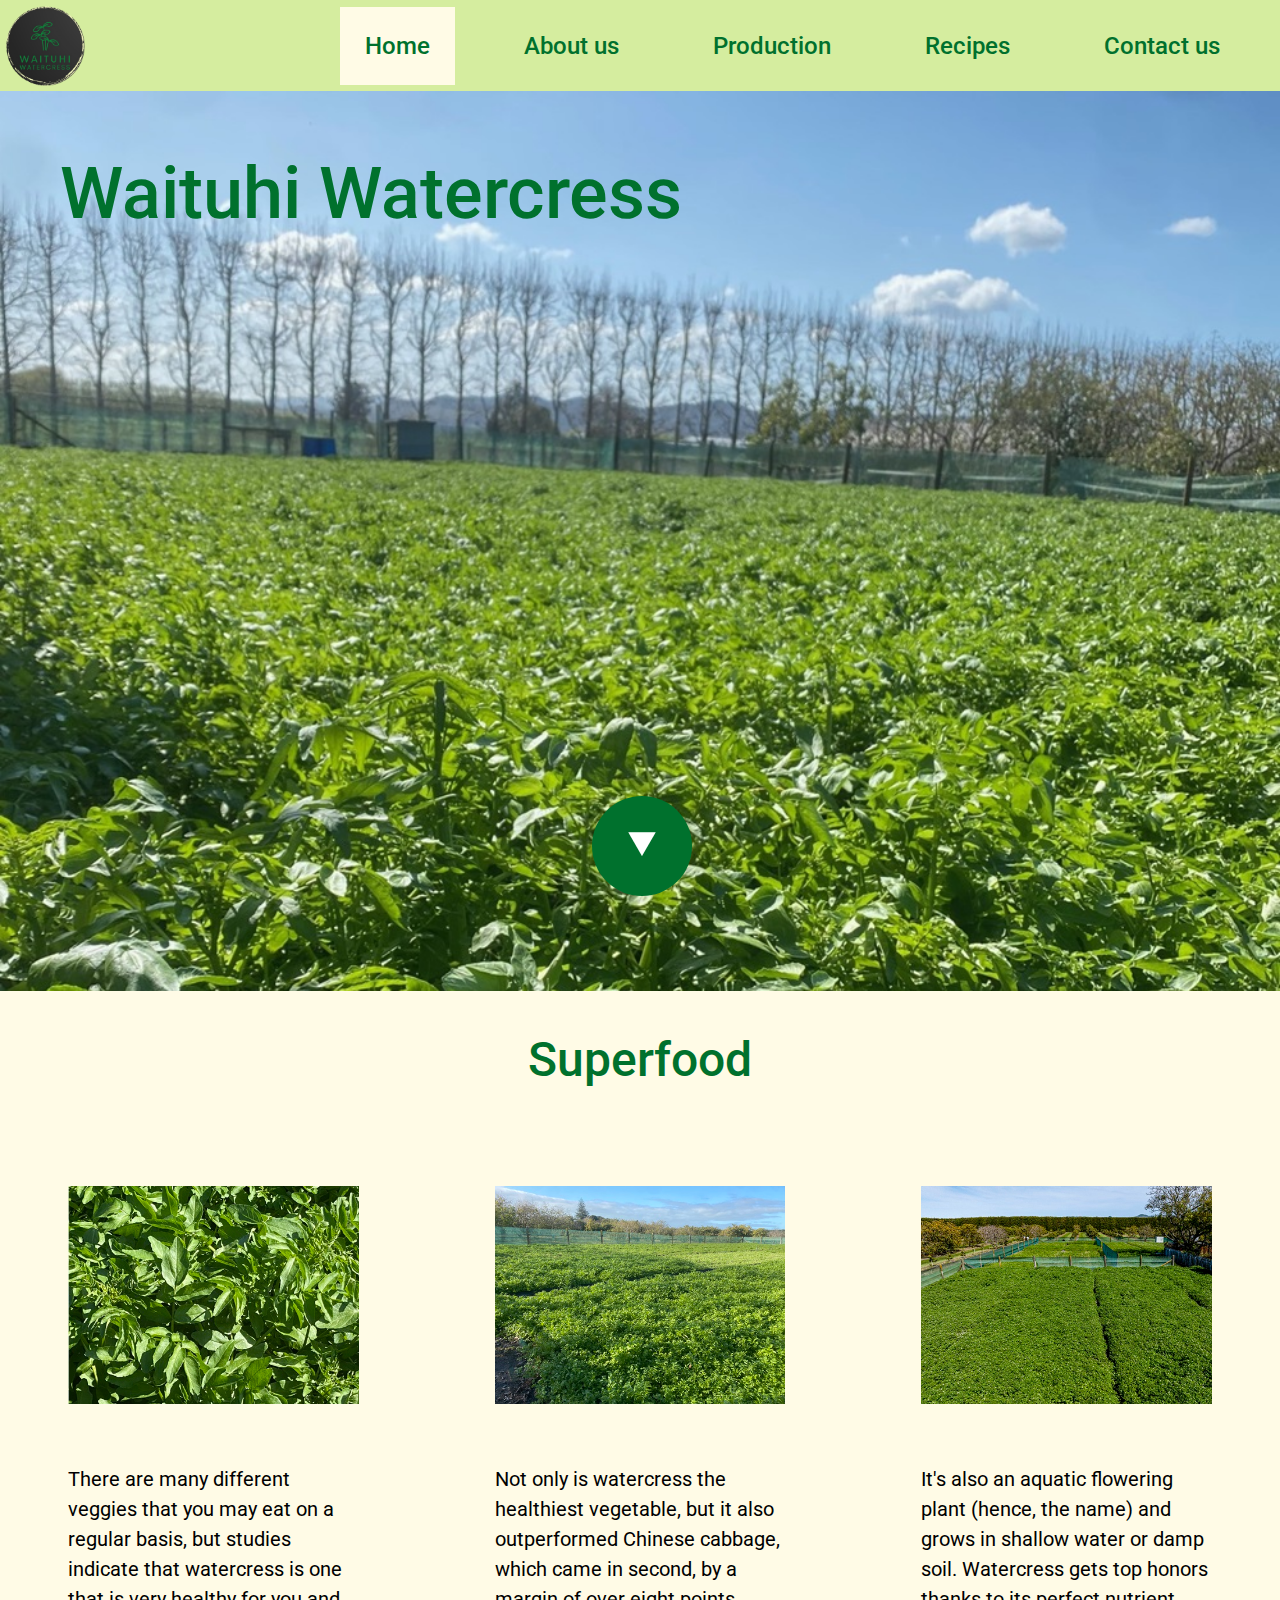
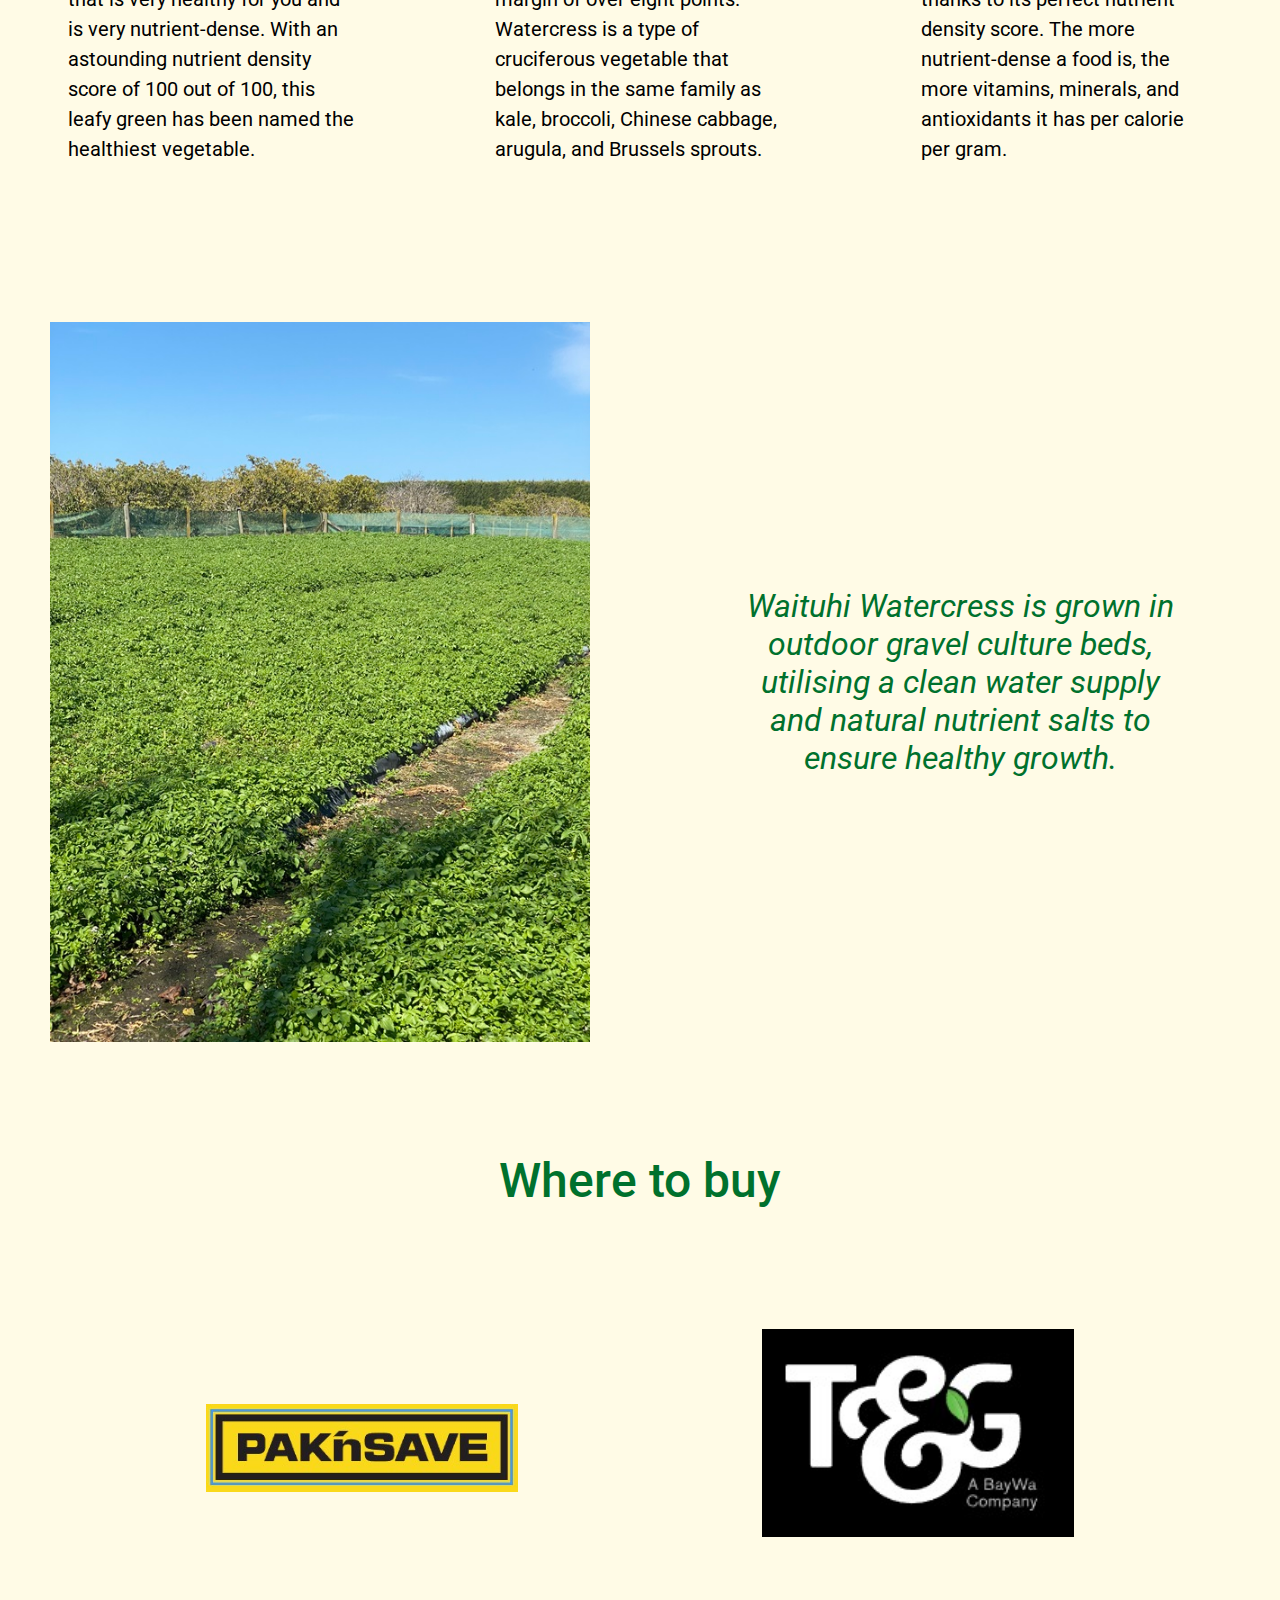
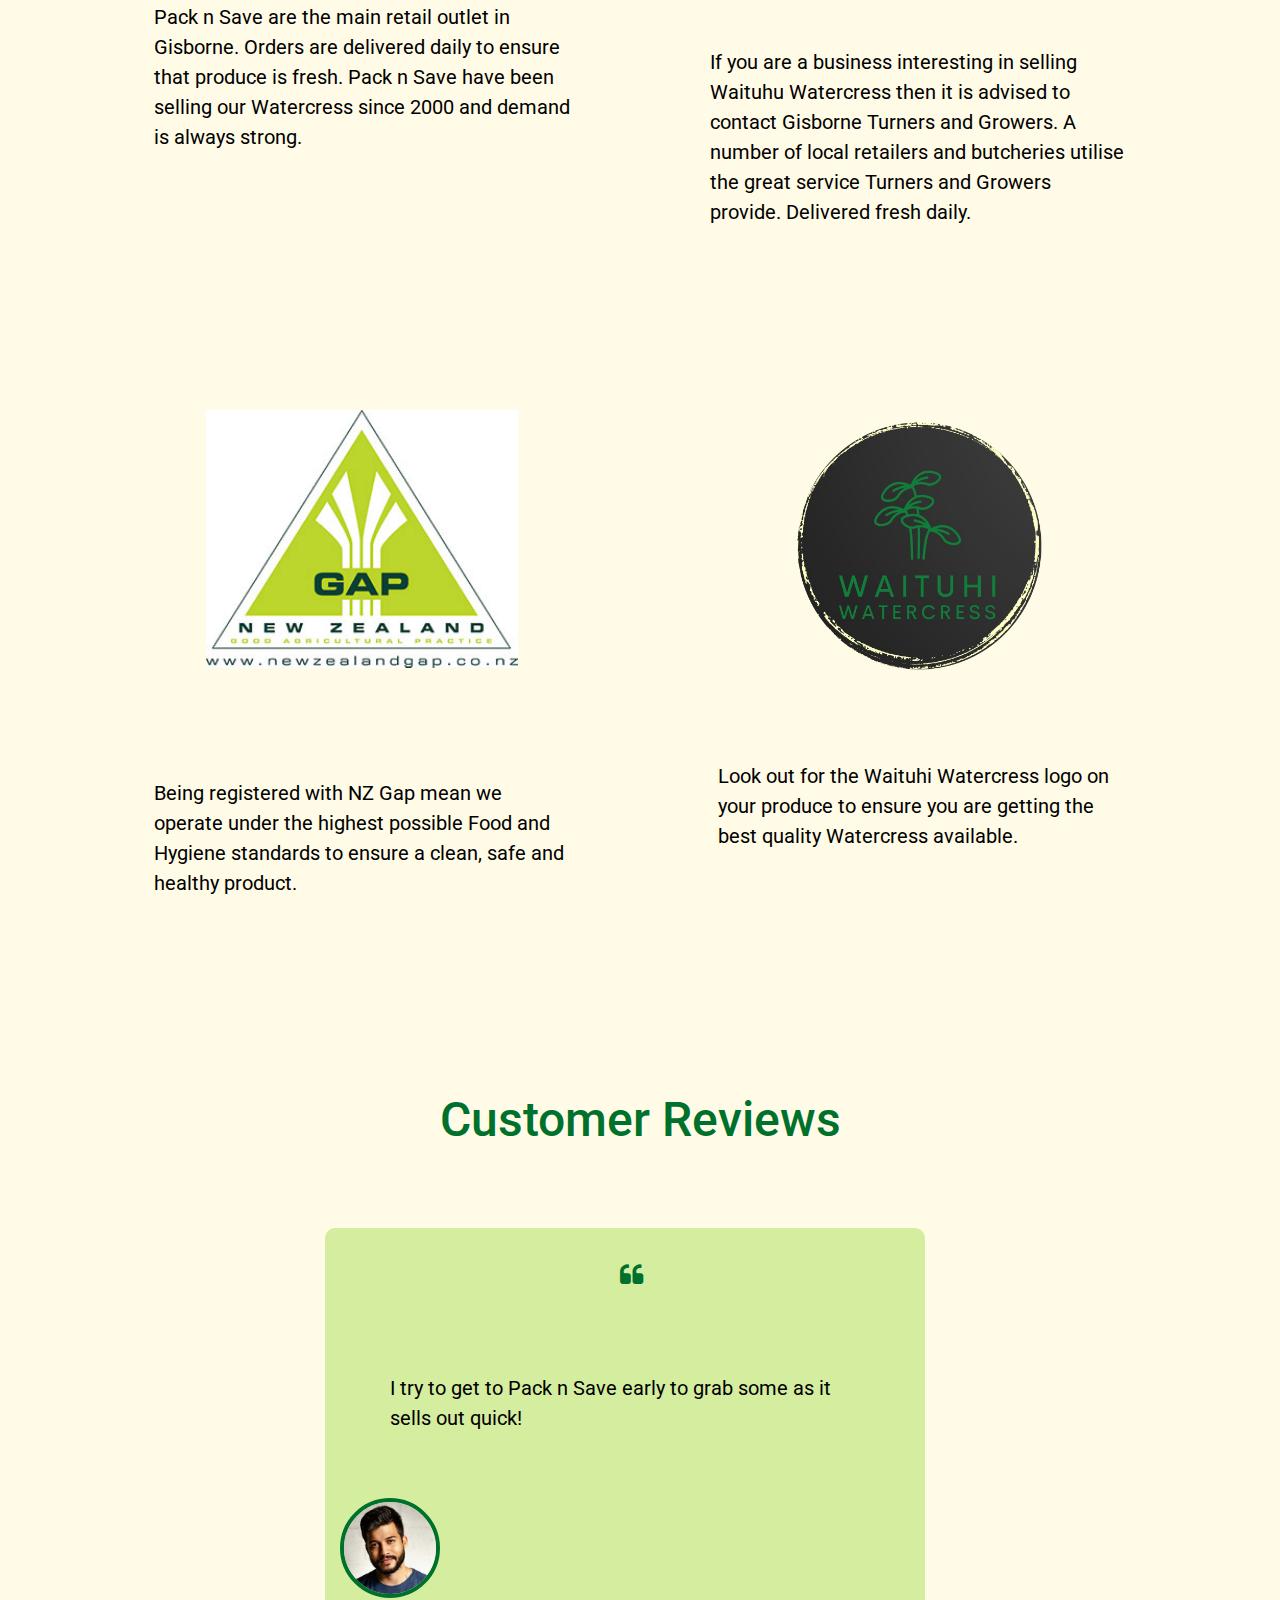
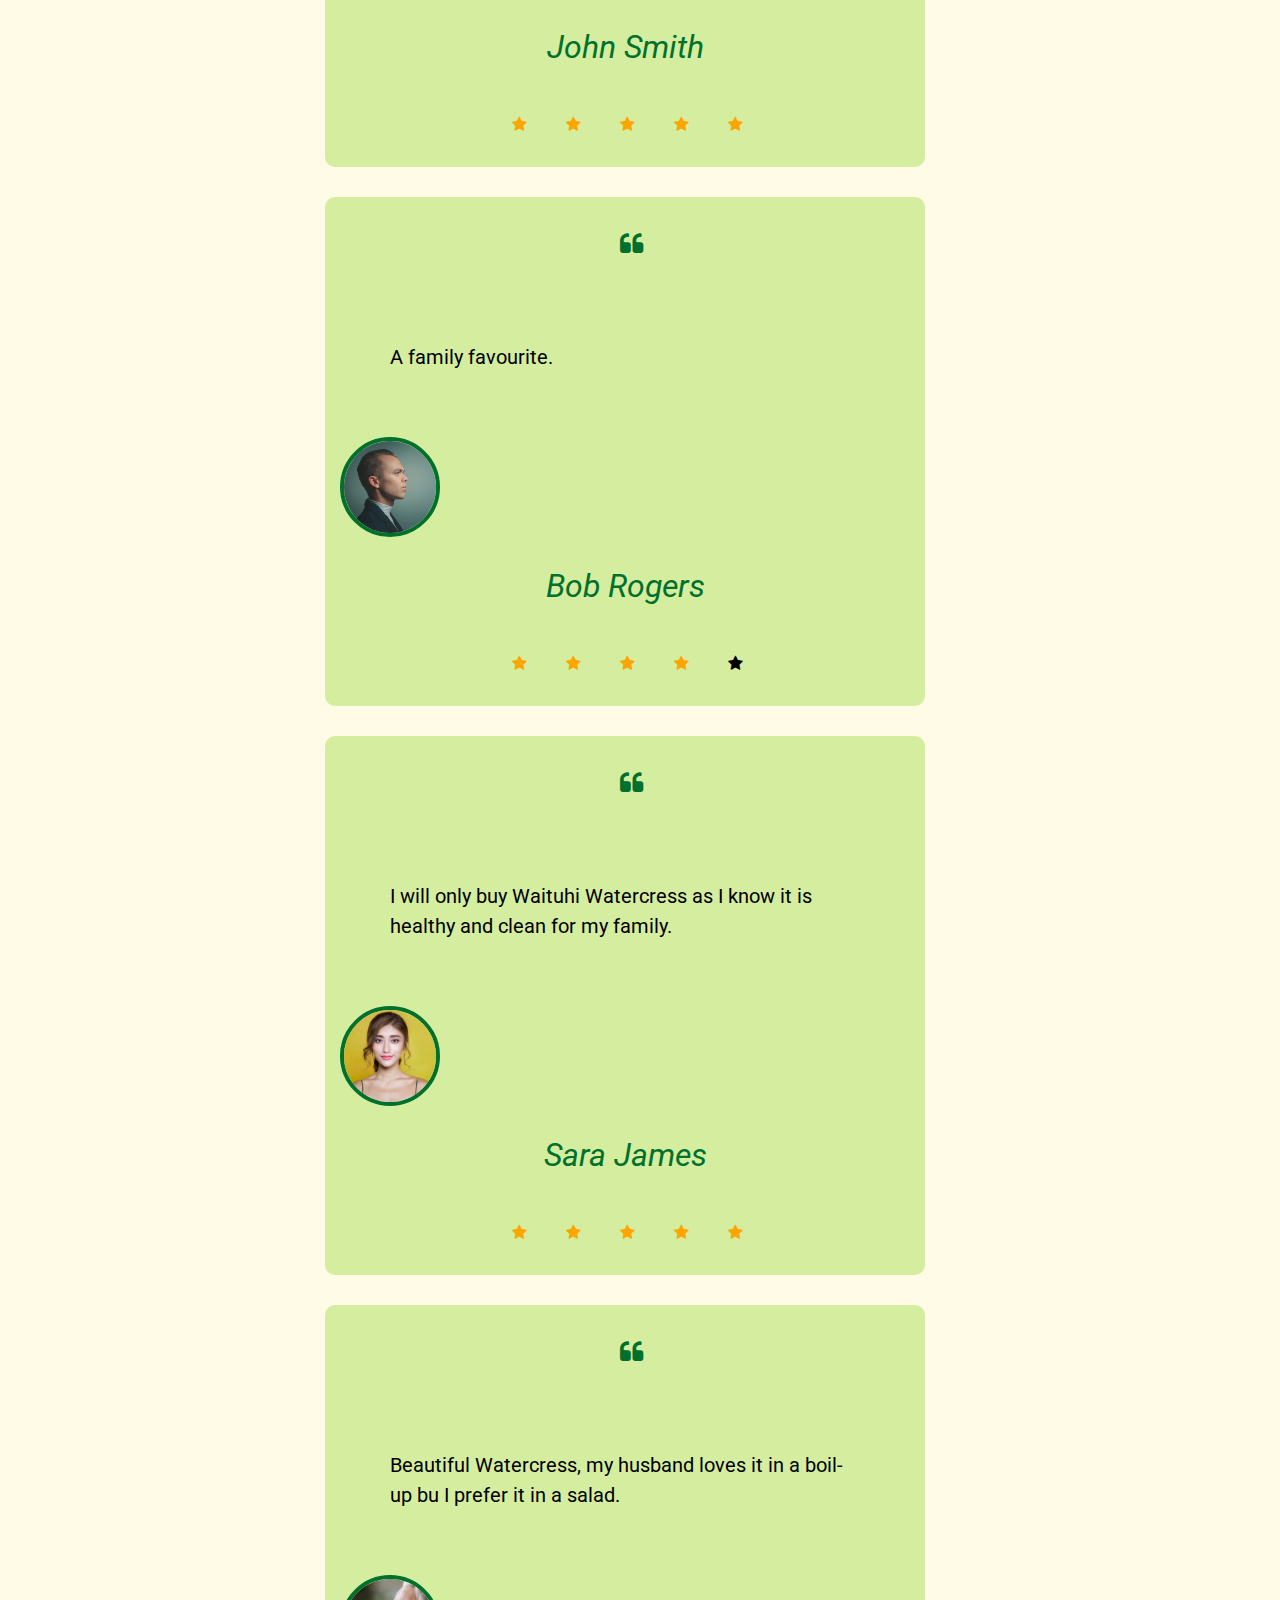
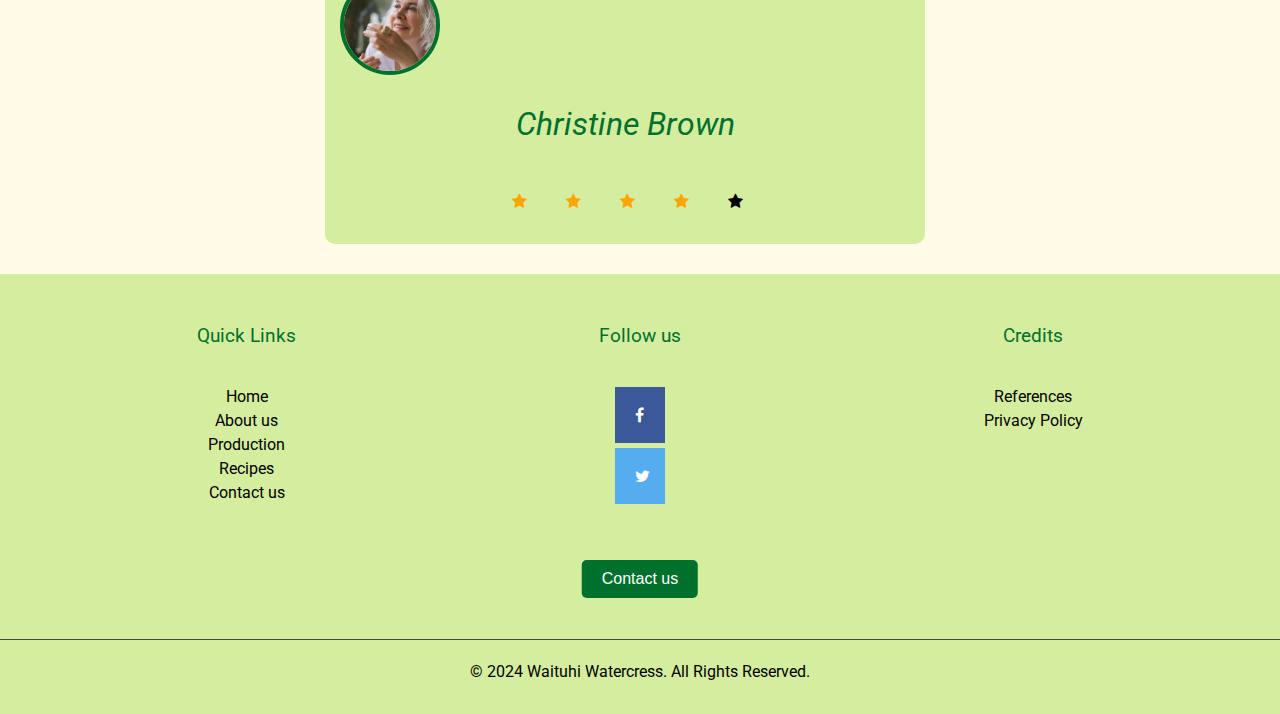
<file: index.html>
<!DOCTYPE html>
<html lang="en">

<head>
    <meta charset="UTF-8">
    <meta http-equiv="X-UA-Compatible" content="IE=edge">
    <meta name="viewport" content="width=device-width, initial-scale=1.0">
    <title>Waituhi Watercress</title>
    <link rel="stylesheet" type="text/css" href="css/styles.css">
    <link rel="preconnect" href="https://fonts.googleapis.com">
    <link rel="preconnect" href="https://fonts.gstatic.com" crossorigin>
    <link
        href="https://fonts.googleapis.com/css2?family=Roboto:ital,wght@0,100;0,300;0,400;0,500;0,700;0,900;1,100;1,300;1,400;1,500;1,700;1,900&display=swap"
        rel="stylesheet">
    <link rel="stylesheet" href="https://cdnjs.cloudflare.com/ajax/libs/font-awesome/5.13.0/css/all.min.css">

    <link rel="stylesheet" href="https://cdnjs.cloudflare.com/ajax/libs/font-awesome/4.7.0/css/font-awesome.min.css">

</head>

<body>
    <header>
        <a href="index.html" class="logo">
            <img src="images/watercress_logo_circle2.png" width="80" alt="Watercress Logo">
        </a>

        <!-- Mobile menu icon, only shown on mobile -->
        <div class="mobile-menu">
            <div class="menu-icon" onclick="openMobileNav()">
                <div class="bar"></div>
                <div class="bar"></div>
                <div class="bar"></div>
            </div>
        </div>

        <!-- Main navigation, accessible on all screen sizes -->
        <nav id="myNav">
            <a class="close-mobile-nav" onclick="closeMobileNav()">&#10006;</a>
            <ul>
                <li><a class="active" href="index.html">Home</a></li>
                <li><a href="aboutus.html">About us</a></li>
                <li><a href="production.html">Production</a></li>
                <li><a href="recipes.html">Recipes</a></li>
                <li><a href="contactus.html">Contact us</a></li>
            </ul>
        </nav>
    </header>
    <div class="homepage">


        <div class="heading1">
            <h1>Waituhi Watercress</h1>

        </div>

        <button id="scrollBtn" class="scroll-btn">&#11206;</button>


    </div>

    <section id="superfood" class="superfood">



        <div>
            <h2>Superfood</h2>
        </div>
      
        <div class="row">
            <div class="column">
                <img src="images/Cress_closeup.JPEG" alt="Watercress growing">
                <p>There are many different veggies that you may eat on a regular basis, but studies indicate that
                    watercress is one that is very healthy for you and is very nutrient-dense. With an astounding
                    nutrient
                    density score of 100 out of 100, this leafy green has been named the healthiest vegetable.</p>
            </div>
            <div class="column">
                <img src="images/Watercress_hydro.JPEG" alt="Field of Watercress">
                <p>Not only is watercress the healthiest vegetable, but it also outperformed Chinese cabbage, which came
                    in
                    second, by a margin of over eight points. Watercress is a type of cruciferous vegetable that belongs
                    in the
                    same family as kale, broccoli, Chinese cabbage, arugula, and Brussels sprouts.</p>
            </div>
            <div class="column">
                <img src="images/cress_flowering.JPG" alt="Watercress in flower">
                <p>It's also an aquatic flowering plant (hence, the name) and grows in shallow water or damp soil.
                    Watercress
                    gets top honors thanks to its perfect nutrient density score. The more nutrient-dense a food is, the
                    more
                    vitamins, minerals, and antioxidants it has per calorie per gram.</p>
            </div>
        </div>
      

        <div class="double_row">


            <div class="double_column">
                <img src="images/cress_beds.jpg" alt="Watercress beds">
            </div>
            <div class="double_column">
                <h3>Waituhi Watercress is grown in outdoor gravel culture beds, utilising a clean water supply and
                    natural nutrient salts to ensure healthy growth.</h3>
            </div>
        </div>
    </section>






    <main>
        <section id="where_to_buy" class="where_to_buy">
            <div>
                <h2>Where to buy</h2>
            </div>
            <div class="container">
                <div class="col1">
                    <img src="images/Packnsave.jpg" alt="Pack n Save Logo">

                    <p>Pack n Save are the main retail outlet in Gisborne. Orders are delivered daily to ensure that
                        produce
                        is fresh. Pack n Save have been selling our Watercress since 2000 and demand is always
                        strong.
                    </p>
                </div>
                <div class="col2">
                    <img src="images/Turners.jpg" alt="Turners and Growers logo">

                    <p> If you are a business interesting in selling Waituhu Watercress then it is advised to
                        contact
                        Gisborne Turners and Growers. A number of local retailers and butcheries utilise the great
                        service Turners and Growers provide. Delivered fresh daily.</p>
                </div>
            </div>


            <div class="container">
                <div class="col1">
                    <img src="images/nzgap.jpg" alt="nzgap logo">

                    <p> Being registered with NZ Gap mean we operate under the highest possible Food and Hygiene
                        standards to ensure a clean, safe and healthy product.</p>
                </div>

                <div class="col2">
                    <div class="buy_column">
                        <img src="images/watercress_logo_circle2.png" width="300" alt="Waituhi Watercress Logo">

                        <p>Look out for the Waituhi Watercress logo on your produce to ensure you are getting the best
                            quality Watercress available.</p>
                        </p>
                    </div>






                </div>
        </section>

        <div class="reviews_heading">
            <h2>Customer Reviews</h2>
        </div>
        <section id="reviews" class="reviews">


            <div class="review_container">
                <div class="card">
                    <i class="fa fa-quote-left"></i>
                    <p>I try to get to Pack n Save early to grab some as it sells out quick!</p>
                    <img src="images/profile images/John Smith.jpg" alt="Profile image">
                    <h3>John Smith</h3>

                    <span class="fa fa-star checked"></span>
                    <span class="fa fa-star checked"></span>
                    <span class="fa fa-star checked"></span>
                    <span class="fa fa-star checked"></span>
                    <span class="fa fa-star checked"></span>
                </div>
                <div class="card">
                    <i class="fa fa-quote-left"></i>
                    <p>A family favourite.</p>
                    <img src="images/profile images/Bob Rogers.jpg" alt="Profile image">
                    <h3>Bob Rogers</h3>
                    <span class="fa fa-star checked"></span>
                    <span class="fa fa-star checked"></span>
                    <span class="fa fa-star checked"></span>
                    <span class="fa fa-star checked"></span>
                    <span class="fa fa-star"></span>
                </div>
                <div class="card">
                    <i class="fa fa-quote-left"></i>
                    <p>I will only buy Waituhi Watercress as I know it is healthy and clean for my family.</p>
                    <img src="images/profile images/Sara James.jpg" alt="Profile image">
                    <h3>Sara James</h3>
                    <span class="fa fa-star checked"></span>
                    <span class="fa fa-star checked"></span>
                    <span class="fa fa-star checked"></span>
                    <span class="fa fa-star checked"></span>
                    <span class="fa fa-star checked"></span>
                </div>
                <div class="card">
                    <i class="fa fa-quote-left"></i>
                    <p>Beautiful Watercress, my husband loves it in a boil-up bu I prefer it in a salad.</p>
                    <img src="images/profile images/Christine Brown.jpg" alt="Profile image">
                    <h3>Christine Brown</h3>
                    <span class="fa fa-star checked"></span>
                    <span class="fa fa-star checked"></span>
                    <span class="fa fa-star checked"></span>
                    <span class="fa fa-star checked"></span>
                    <span class="fa fa-star"></span>
                </div>
            </div>
        </section>

    </main>
    </div>
    <footer>

        <div class="footer-content">
            <div class="footer-section">
                <h3>Quick Links</h3>
                <ul>
                    <li><a href="index.html">Home</a></li>
                    <li><a href="aboutus.html">About us</a></li>
                    <li><a href="production.html">Production</a></li>
                    <li><a href="recipes.html">Recipes</a></li>
                    <li><a href="contactus.html">Contact us</a></li>

                </ul>
            </div>

            <div class="footer-section">
                <h3>Follow us</h3>
                <ul>
                    <li><a href="https://www.facebook.com/Waituhi-Watercress-102394295181234"
                            class="fa fa-facebook"></a></li>

                    <li><a href="https://twitter.com/WaituhiWatercre" class="fa fa-twitter"></a></li>
                </ul>
            </div>
            <div class="footer-section">
                <h3>Credits</h3>
                <ul>
                    <li><a href="references.html">References</a></li>
                    <li><a href="privacy_policy.html">Privacy Policy</a></li>

                </ul>

            </div>
        </div>

        <div class="footer_container">
            <div class="footer_button">
                <a href="contactus.html">
                    <button id="contact_button" class="contact_button">Contact us</button>
                </a>
            </div>
        </div>

        <div class="footer-bottom">
            <p>&copy; 2024 Waituhi Watercress. All Rights Reserved.</p>
        </div>





    </footer>


    <script src="js/myscripts.js"></script>
</body>

</html>
</file>
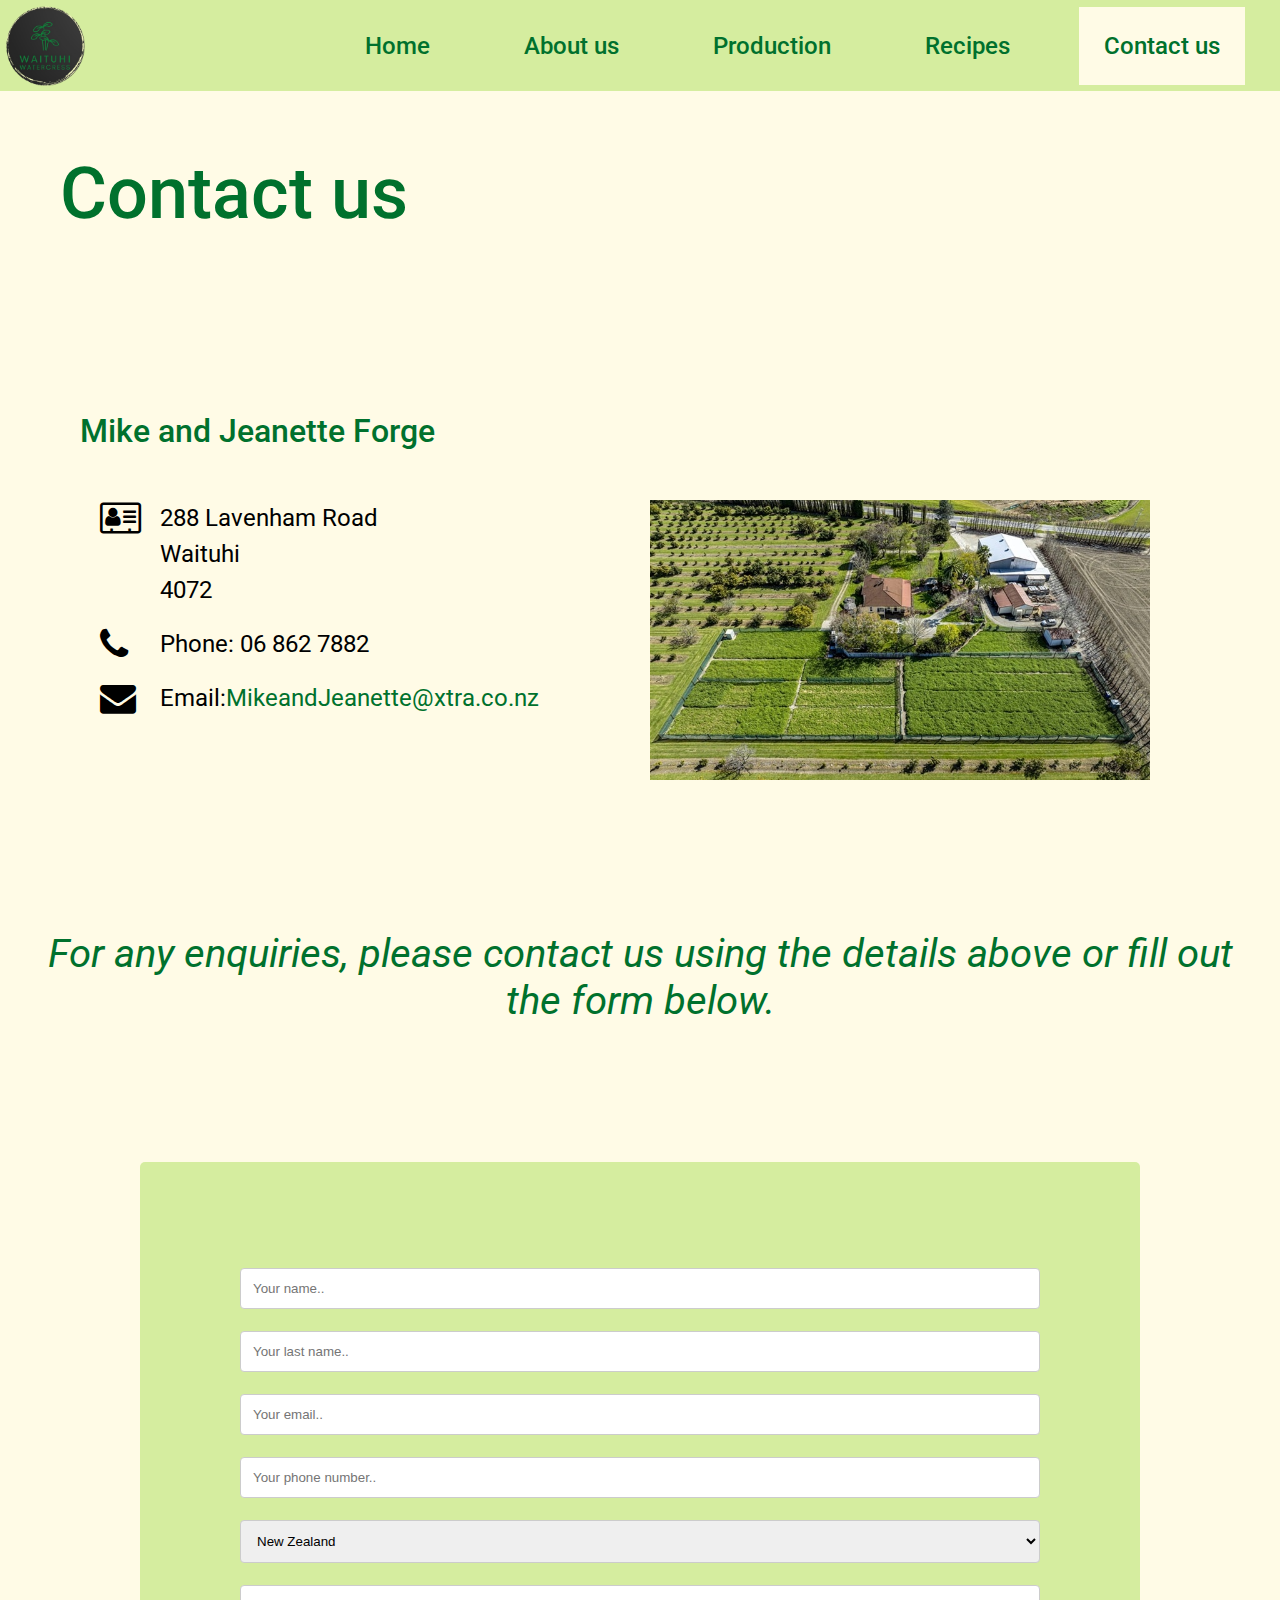
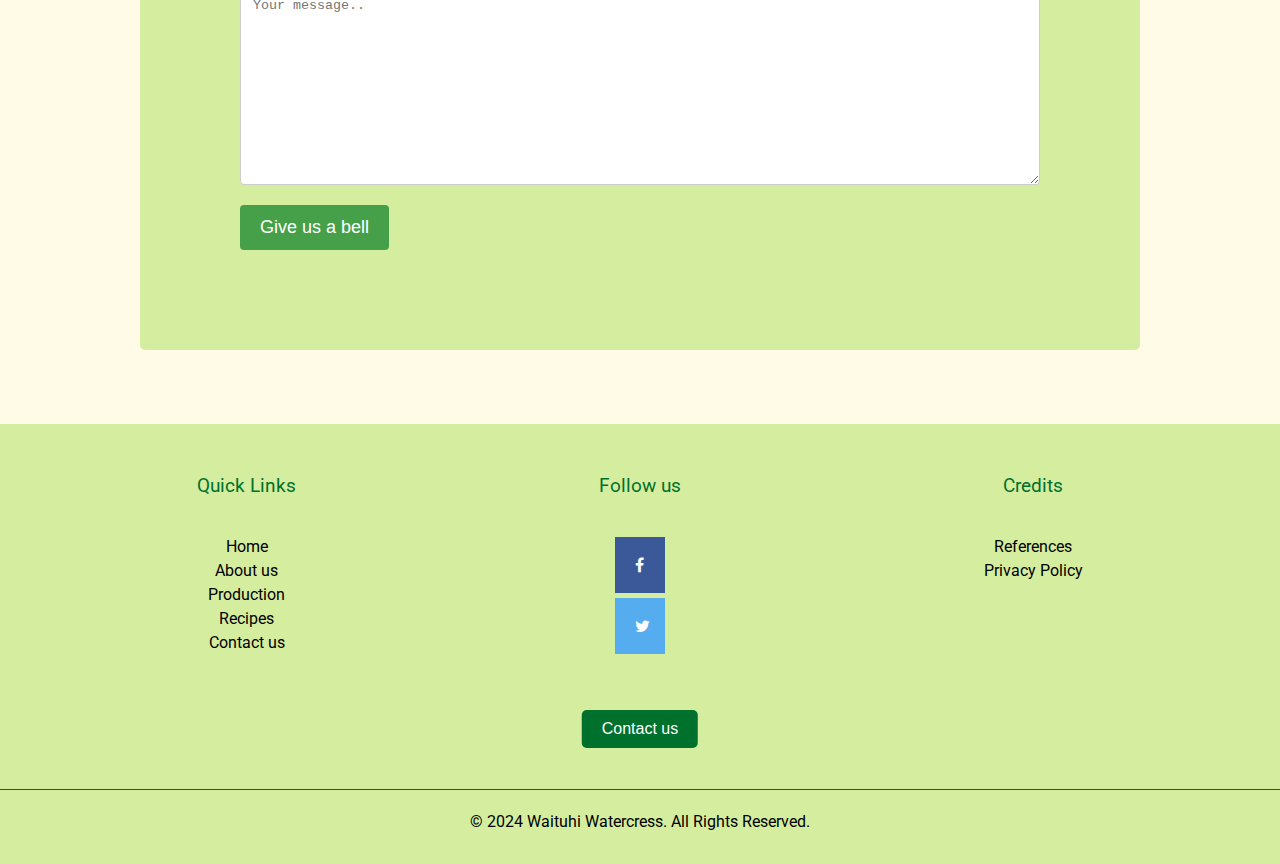
<file: contactus.html>
<!DOCTYPE html>
<html lang="en">

<head>
    <meta charset="UTF-8">
    <meta http-equiv="X-UA-Compatible" content="IE=edge">
    <meta name="viewport" content="width=device-width, initial-scale=1.0">
    <title>Contact us / Waituhi Watercress</title>
    <link rel="stylesheet" type="text/css" href="css/styles.css">
    <link rel="preconnect" href="https://fonts.googleapis.com">
    <link rel="preconnect" href="https://fonts.gstatic.com" crossorigin>
    <link
        href="https://fonts.googleapis.com/css2?family=Roboto:ital,wght@0,100;0,300;0,400;0,500;0,700;0,900;1,100;1,300;1,400;1,500;1,700;1,900&display=swap"
        rel="stylesheet">
    <link rel="stylesheet" href="https://cdnjs.cloudflare.com/ajax/libs/font-awesome/5.13.0/css/all.min.css">

    <link rel="stylesheet" href="https://cdnjs.cloudflare.com/ajax/libs/font-awesome/4.7.0/css/font-awesome.min.css">
</head>

<body>
    

    <header>
        <a href="index.html" class="logo">
            <img src="images/watercress_logo_circle2.png" width="80" alt="Watercress Logo">
        </a>
        
        <!-- Mobile menu icon, only shown on mobile -->
        <div class="mobile-menu">
            <div class="menu-icon" onclick="openMobileNav()">
                <div class="bar"></div>
                <div class="bar"></div>
                <div class="bar"></div>
            </div>
        </div>
    
        <!-- Main navigation, accessible on all screen sizes -->
        <nav id="myNav">
            <a class="close-mobile-nav" onclick="closeMobileNav()">&#10006;</a>
            <ul>
                <li><a href="index.html">Home</a></li>
                <li><a href="aboutus.html">About us</a></li>
                <li><a href="production.html">Production</a></li>
                <li><a href="recipes.html">Recipes</a></li>
                <li><a class="active" href="contactus.html">Contact us</a></li>
            </ul>
        </nav>
    </header>
    

    <div class="heading1">
        <h1>Contact us</h1>
    </div>

    <br><br>
    <section id="contact" class="contact">
        <div class="contact_row">
            <h1>Mike and Jeanette Forge</h1>
            <div class="contact_content">
                
                <div class="contact_column">
                    
                    <div class="address">
                        <i class="fa fa-address-card-o" style="font-size:36px; padding: 0px 60px 0px 50px;"></i>
                        <div>
                            <p>288 Lavenham Road</p>
                            <p>Waituhi</p>
                            <p>4072</p>
                        </div>
                    </div>
        
                    <br>
        
                  
                    <div class="phone">
                        <i class="fa fa-phone" style="font-size:36px;padding: 0px 50px 0px 50px;"></i>
                        <p>Phone: 06 862 7882</p>
                    </div>
        
                    <br>
        
                   
                    <div class="email">
                        <i class="fa fa-envelope" style="font-size:36px;padding: 0px 60px 0px 50px;"></i>
                        <p>Email: <a href="mailto:MikeandJeanette@xtra.co.nz"> MikeandJeanette@xtra.co.nz</a></p>
                    </div>
                </div>
        
               
                <div class="orchard_top">
                    <img src="images/orchard_top.JPG"  alt="Top view of orchard">
                </div>
            </div>
        </div>
        
        
            </section>
            <div class="enquiries">
                
                <h3>For any enquiries, please contact us using the details above or fill out the form below.</h3>
            </div>
            <br>

            <div class="contact_form">
                <form id="contactForm">
                    <input type="text" id="fname" name="firstname" placeholder="Your name.." required>
                    <input type="text" id="lname" name="lastname" placeholder="Your last name.." required>
                    <input type="email" id="email" name="email" placeholder="Your email.." required>
                    <input type="tel" id="phone" name="phone" placeholder="Your phone number.." required>
                    <select id="country" name="country" required>
                        <option value="new zealand">New Zealand</option>
                        <option value="australia">Australia</option>
                    </select>
                    <textarea id="subject" name="subject" placeholder="Your message.." style="height:200px" required></textarea>
                    <input type="submit" value="Give us a bell">
                </form>
            </div>
            
           
            <div id="overlay">
                <div id="confirmationBox">
                    <p id="confirmationMessage"></p>
                    <button id="closeBtn">Close</button>
                </div>
            </div>
    

    <br>
    <br>
    <br>





    <script src="js/myscripts.js"></script>
</body>


<!--Need to include more information in the footer like a link to Privacy Policy, possibly social media links, FAQ, -->
<footer>
       
    <div class="footer-content">
            <div class="footer-section">
                <h3>Quick Links</h3>
                <ul>
                    <li><a href="index.html">Home</a></li>
                    <li><a href="aboutus.html">About us</a></li>
                    <li><a href="production.html">Production</a></li>
                    <li><a href="recipes.html">Recipes</a></li>
                    <li><a href="contactus.html">Contact us</a></li>
                    
                </ul>
            </div>
    
         <div class="footer-section">
            <h3>Follow us</h3>
            <ul>
                <li><a href="https://www.facebook.com/Waituhi-Watercress-102394295181234" class="fa fa-facebook"></a></li>
                
                <li><a href="https://twitter.com/WaituhiWatercre" class="fa fa-twitter"></a></li>
            </ul>
        </div>
    <div class="footer-section">
        <h3>Credits</h3>
        <ul>
            <li><a href="references.html">References</a></li>
            <li><a href="privacy_policy.html">Privacy Policy</a></li>
            
        </ul>
       
        </div>
    </div>

        <div class="footer_container">
            <div class="footer_button">
                <a href="contactus.html">
                    <button id="contact_button" class="contact_button">Contact us</button>
                </a>
            </div>
        </div>
    
        <div class="footer-bottom">
            <p>&copy; 2024 Waituhi Watercress. All Rights Reserved.</p>
        </div>
    
    

    

</footer>

</html>
</file>
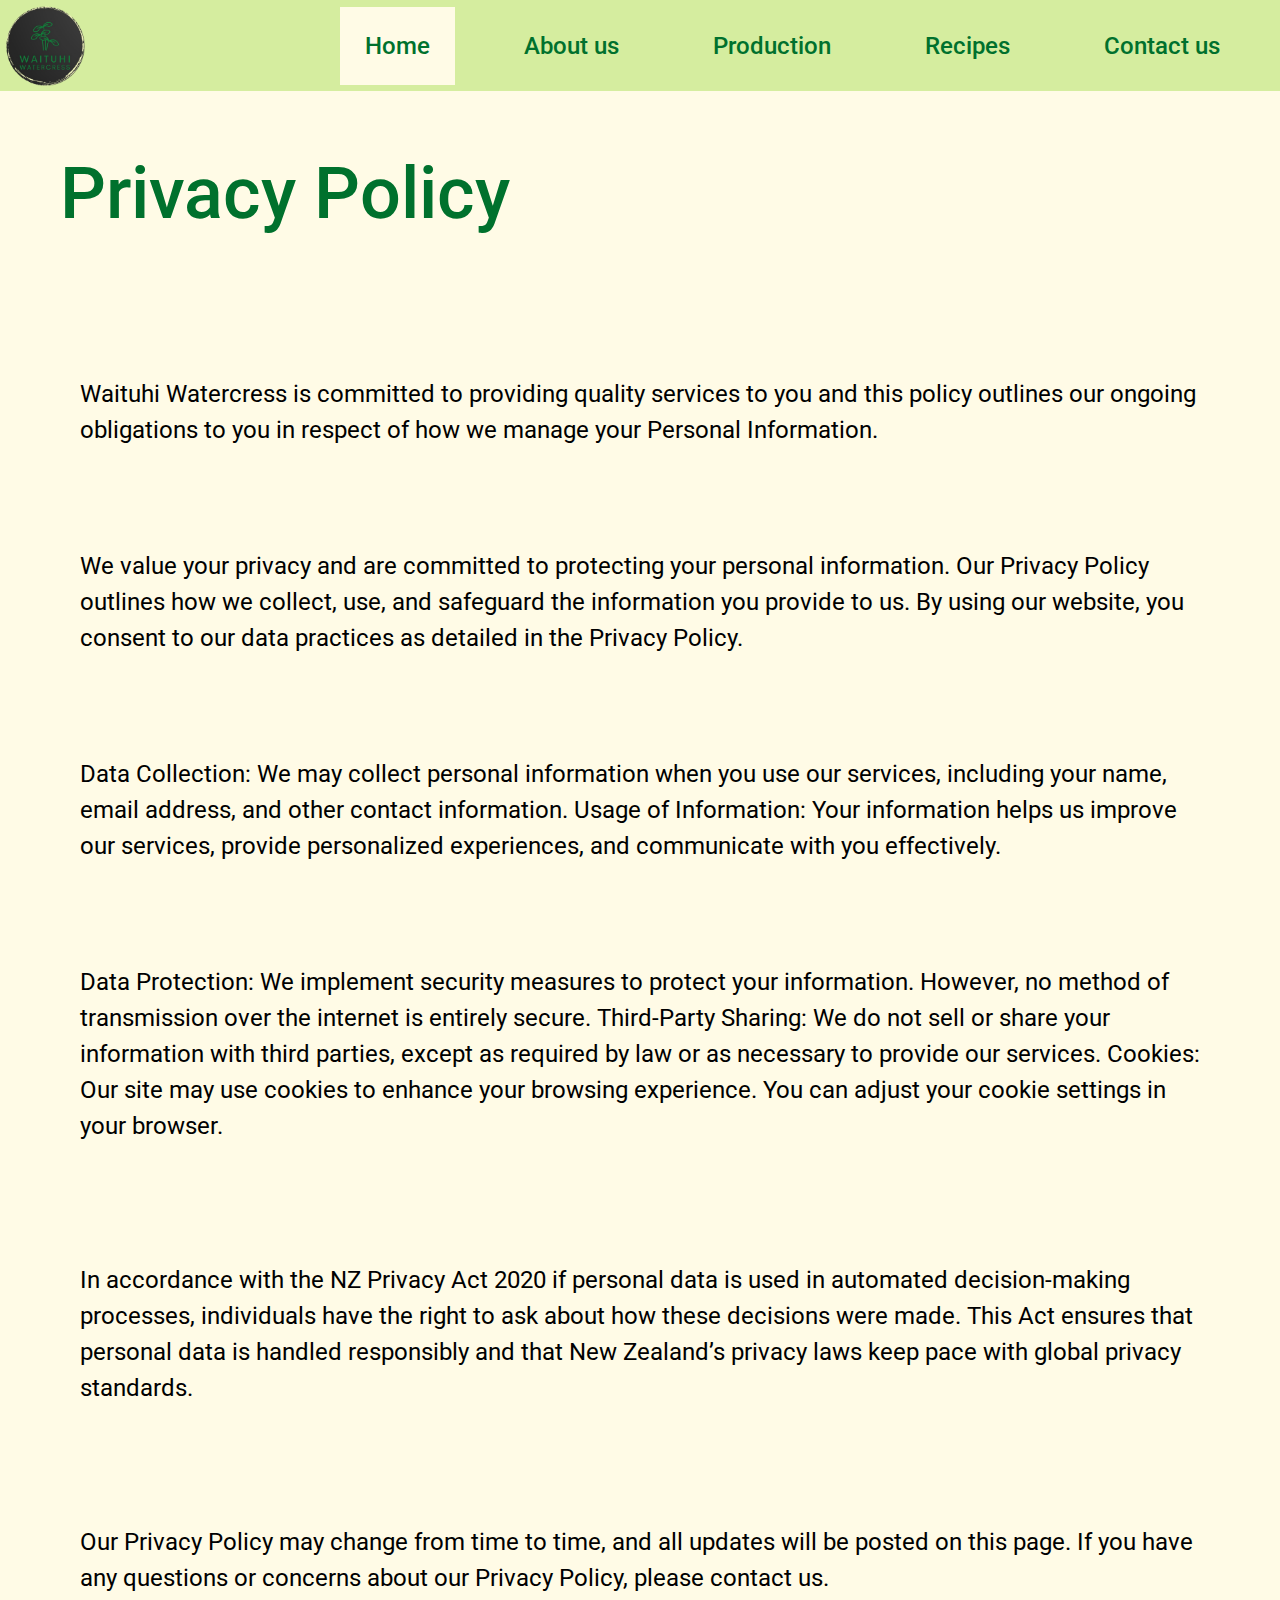
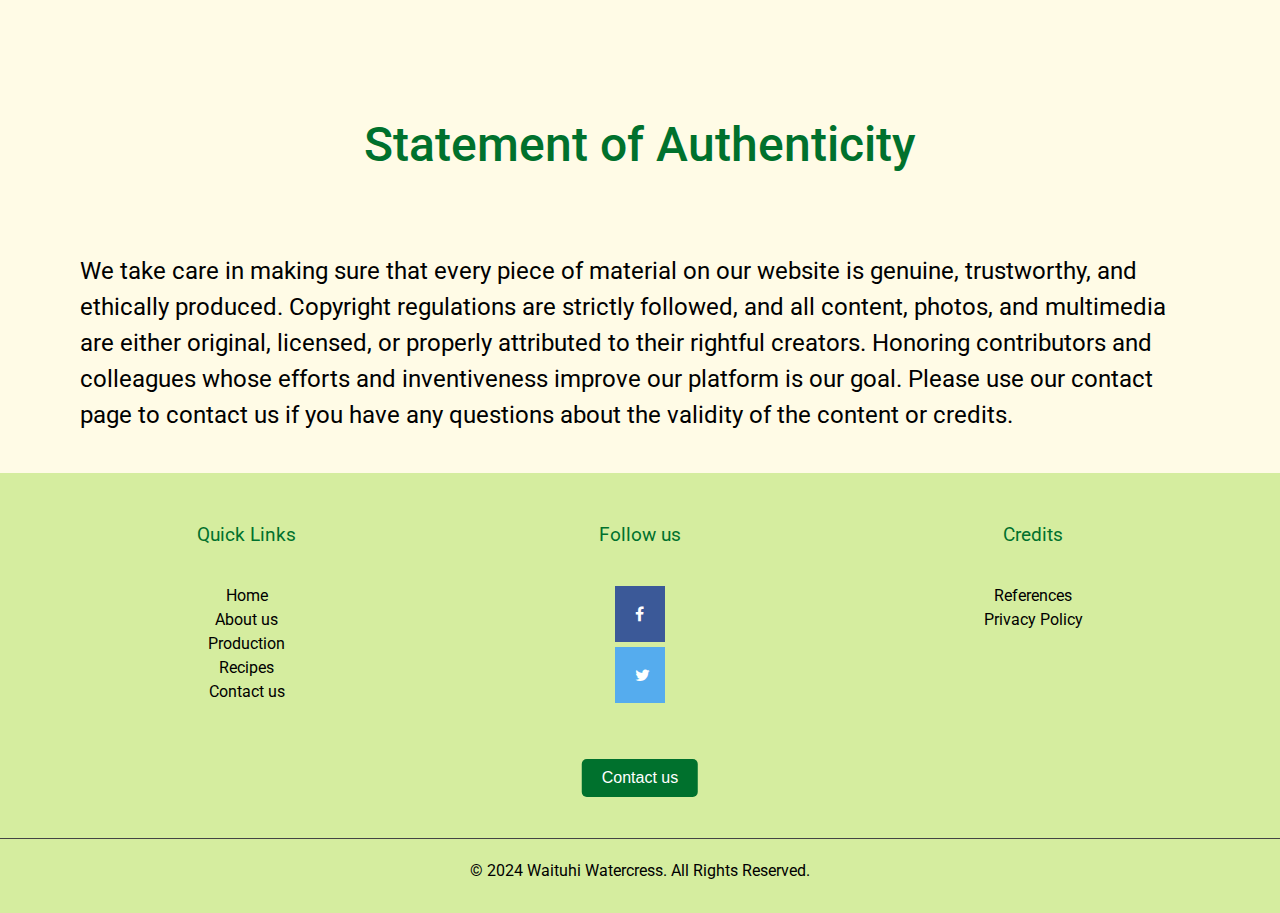
<file: privacy_policy.html>
<!DOCTYPE html>
<html lang="en">

<head>
    <meta charset="UTF-8">
    <meta http-equiv="X-UA-Compatible" content="IE=edge">
    <meta name="viewport" content="width=device-width, initial-scale=1.0">
    <title>Privacy Policy / Waituhi Watercress</title>
    <link rel="stylesheet" type="text/css" href="css/styles.css">
    <link rel="preconnect" href="https://fonts.googleapis.com">
    <link rel="preconnect" href="https://fonts.gstatic.com" crossorigin>
    <link
        href="https://fonts.googleapis.com/css2?family=Roboto:ital,wght@0,100;0,300;0,400;0,500;0,700;0,900;1,100;1,300;1,400;1,500;1,700;1,900&display=swap"
        rel="stylesheet">
    <link rel="stylesheet" href="https://cdnjs.cloudflare.com/ajax/libs/font-awesome/5.13.0/css/all.min.css">

    <link rel="stylesheet" href="https://cdnjs.cloudflare.com/ajax/libs/font-awesome/4.7.0/css/font-awesome.min.css">

</head>

<body>
    <header>
        <a href="index.html" class="logo">
            <img src="images/watercress_logo_circle2.png" width="80" alt="Watercress Logo">
        </a>

        <!-- Mobile menu icon, only shown on mobile -->
        <div class="mobile-menu">
            <div class="menu-icon" onclick="openMobileNav()">
                <div class="bar"></div>
                <div class="bar"></div>
                <div class="bar"></div>
            </div>
        </div>

        <!-- Main navigation, accessible on all screen sizes -->
        <nav id="myNav">
            <a class="close-mobile-nav" onclick="closeMobileNav()">&#10006;</a>
            <ul>
                <li><a class="active" href="index.html">Home</a></li>
                <li><a href="aboutus.html">About us</a></li>
                <li><a href="production.html">Production</a></li>
                <li><a href="recipes.html">Recipes</a></li>
                <li><a href="contactus.html">Contact us</a></li>
            </ul>
        </nav>
    </header>

    <div class="heading1">
        <h1>Privacy Policy</h1>
    </div>
    <div class="privacy_policy">

        <p>Waituhi Watercress is committed to providing quality services to you and this policy outlines our ongoing
            obligations to you in respect of how we manage your Personal Information.</p>
        <p>
            We value your privacy and are committed to protecting your personal information. Our Privacy Policy outlines
            how
            we collect, use, and safeguard the information you provide to us. By using our website, you consent to our
            data
            practices as detailed in the Privacy Policy.</p>
            
            <p>Data Collection: We may collect personal information when you use our services, including your name, email
            address, and other contact information.
            Usage of Information: Your information helps us improve our services, provide personalized experiences, and
            communicate with you effectively.</p>
            
            <p>Data Protection: We implement security measures to protect your information. However, no method of
            transmission
            over the internet is entirely secure.
            Third-Party Sharing: We do not sell or share your information with third parties, except as required by law
            or
            as necessary to provide our services.
            Cookies: Our site may use cookies to enhance your browsing experience. You can adjust your cookie settings
            in
            your browser.
        </p><br>

        <p>In accordance with the NZ Privacy Act 2020 if personal data is used in automated decision-making processes,
            individuals have the right to ask about how these decisions were made.

            This Act ensures that personal data is handled responsibly and that New Zealand’s privacy laws keep pace
            with global privacy standards.</p><br>

        <p>Our Privacy Policy may change from time to time, and all updates will be posted on this page. If you have any
            questions or concerns about our Privacy Policy, please contact us.</p>

    </div>
    <div class="authenticity">
        <h2>Statement of Authenticity</h2>



        <p>We take care in making sure that every piece of material on our website is genuine, trustworthy, and
            ethically produced. Copyright regulations are strictly followed, and all content, photos, and multimedia
            are either original, licensed, or properly attributed to their rightful creators. Honoring contributors
            and colleagues whose efforts and inventiveness improve our platform is our goal. Please use our contact
            page to contact us if you have any questions about the validity of the content or credits.
        </p>

    </div>
    <footer>
        <div class="footer-content">
            <div class="footer-section">
                <h3>Quick Links</h3>
                <ul>
                    <li><a href="index.html">Home</a></li>
                    <li><a href="aboutus.html">About us</a></li>
                    <li><a href="production.html">Production</a></li>
                    <li><a href="recipes.html">Recipes</a></li>
                    <li><a href="contactus.html">Contact us</a></li>

                </ul>
            </div>

            <div class="footer-section">
                <h3>Follow us</h3>
                <ul>
                    <li><a href="https://www.facebook.com/Waituhi-Watercress-102394295181234"
                            class="fa fa-facebook"></a></li>

                    <li><a href="https://twitter.com/WaituhiWatercre" class="fa fa-twitter"></a></li>
                </ul>
            </div>
            <div class="footer-section">
                <h3>Credits</h3>
                <ul>
                    <li><a href="references.html">References</a></li>
                    <li><a href="privacy_policy.html">Privacy Policy</a></li>

                </ul>

            </div>
        </div>

        <div class="footer_container">
            <div class="footer_button">
                <a href="contactus.html">
                    <button id="contact_button" class="contact_button">Contact us</button>
                </a>
            </div>
        </div>

        <div class="footer-bottom">
            <p>&copy; 2024 Waituhi Watercress. All Rights Reserved.</p>
        </div>





    </footer>


    <script src="js/myscripts.js"></script>
</body>

</html>
</file>
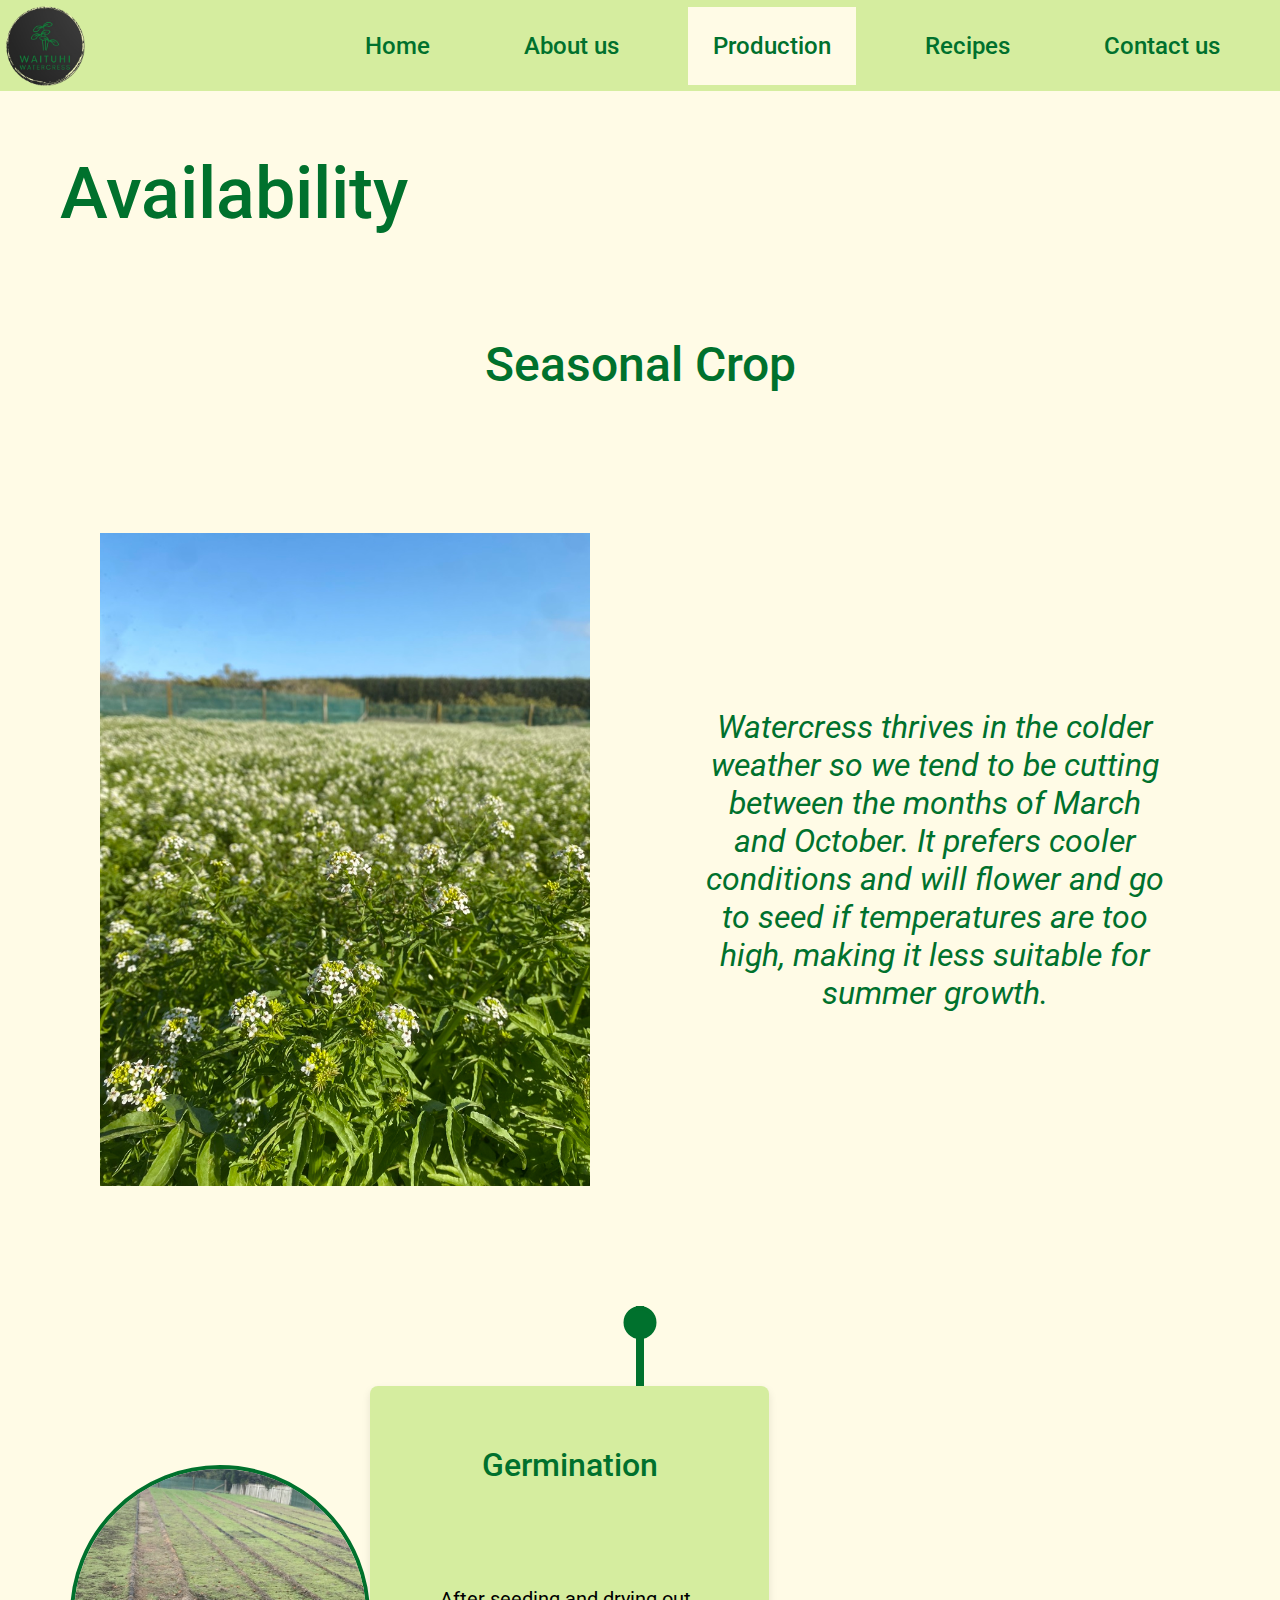
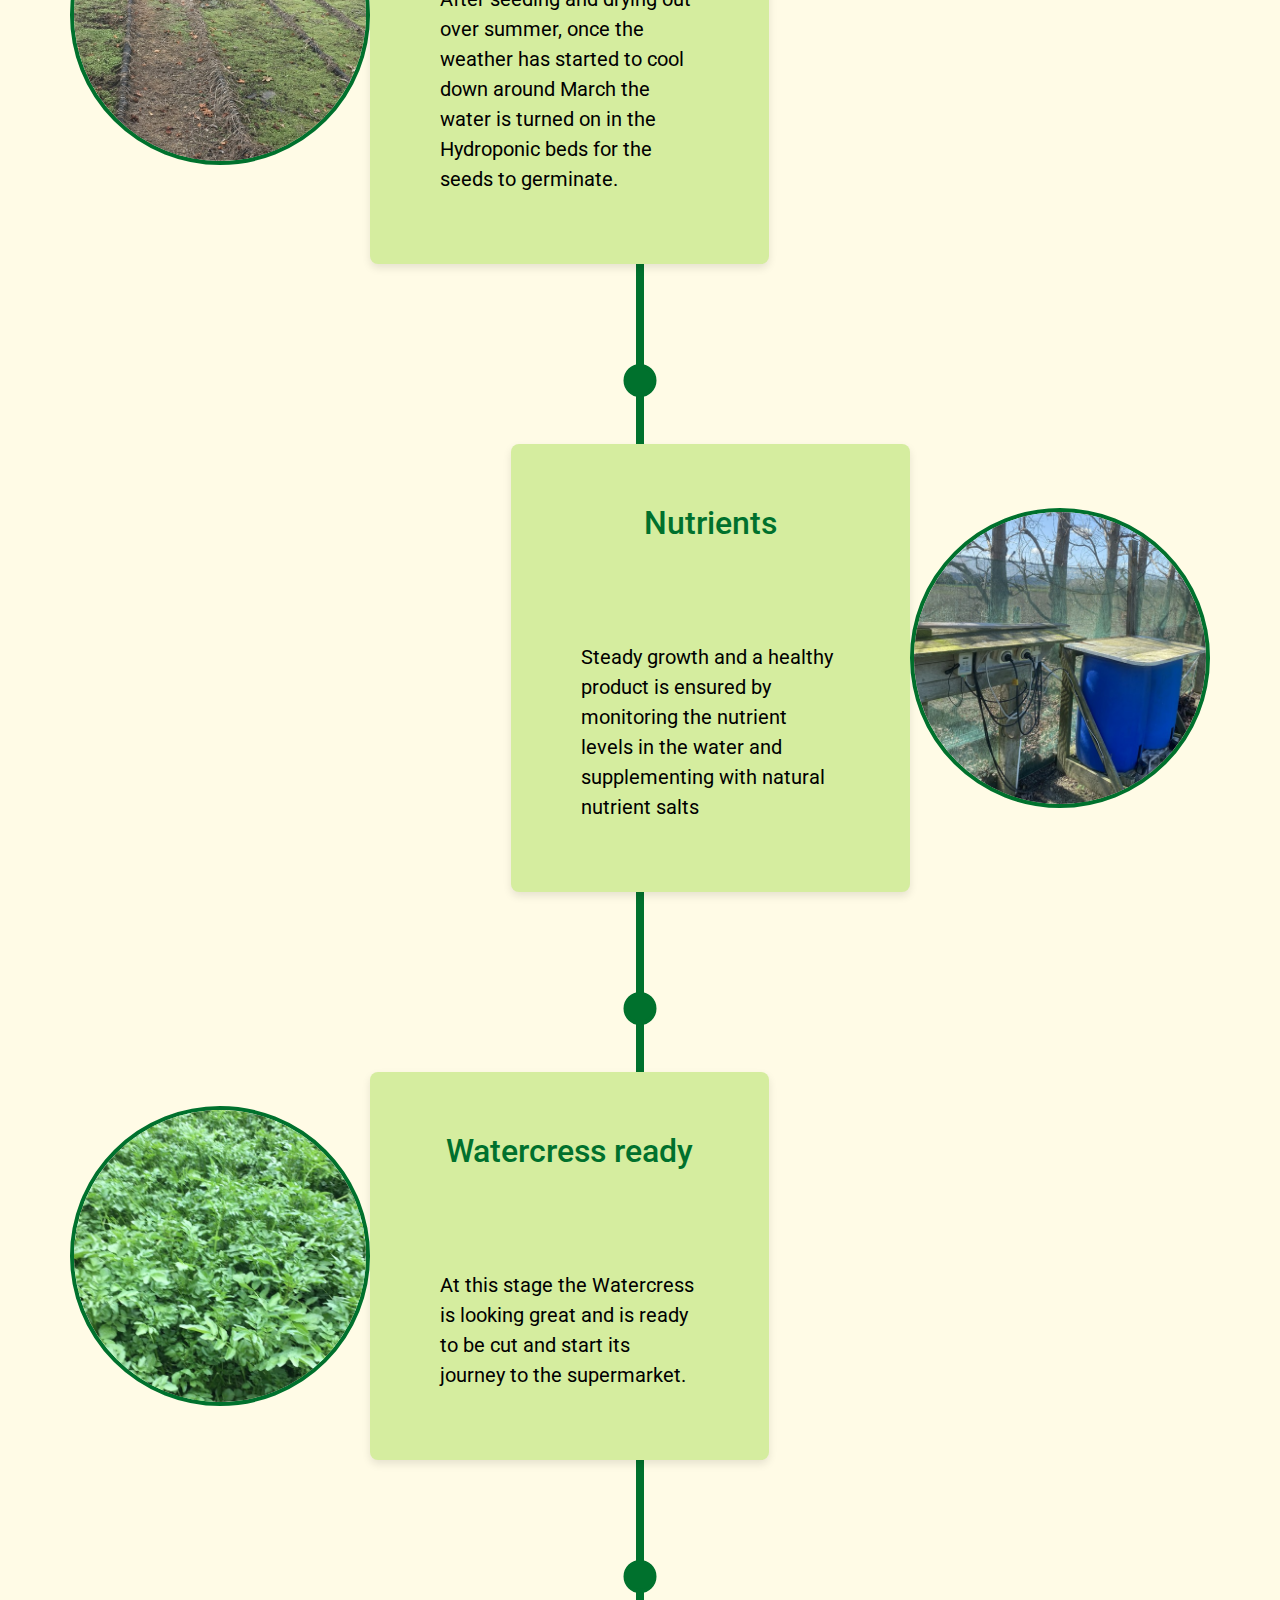
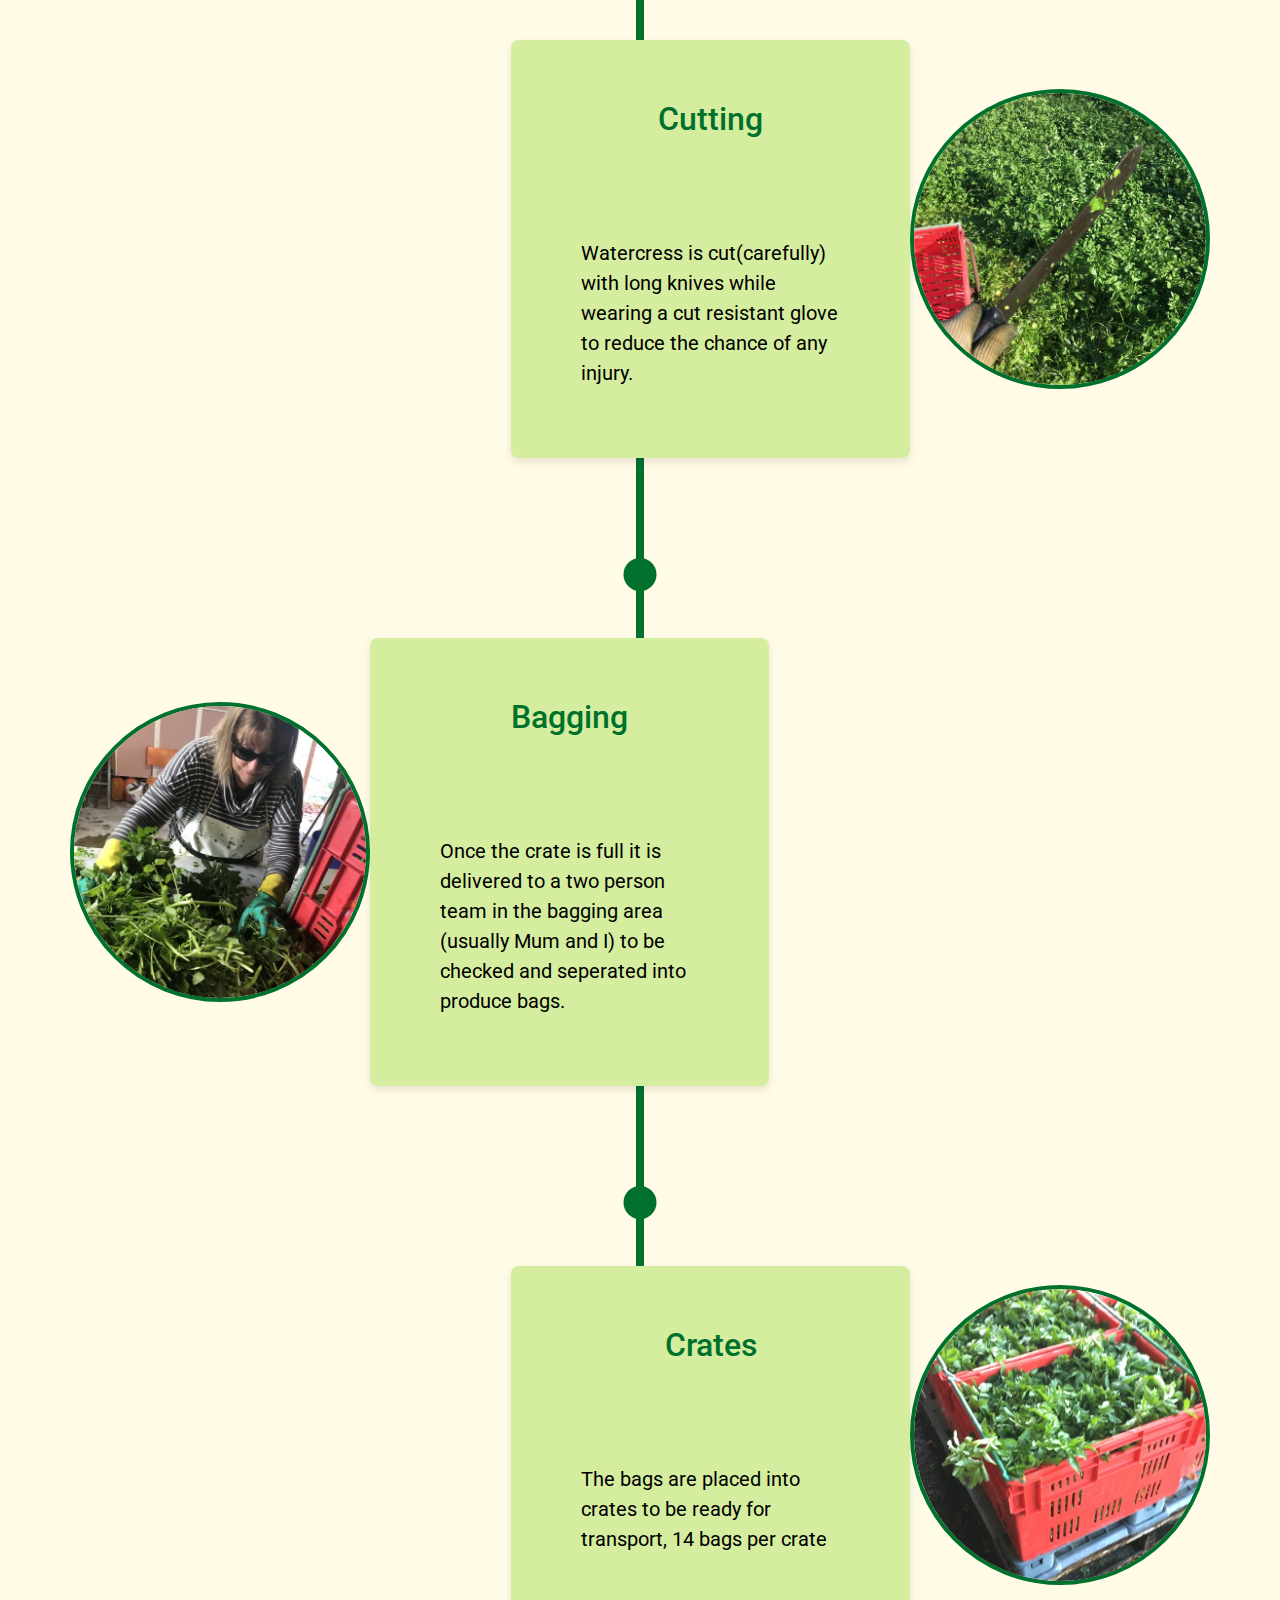
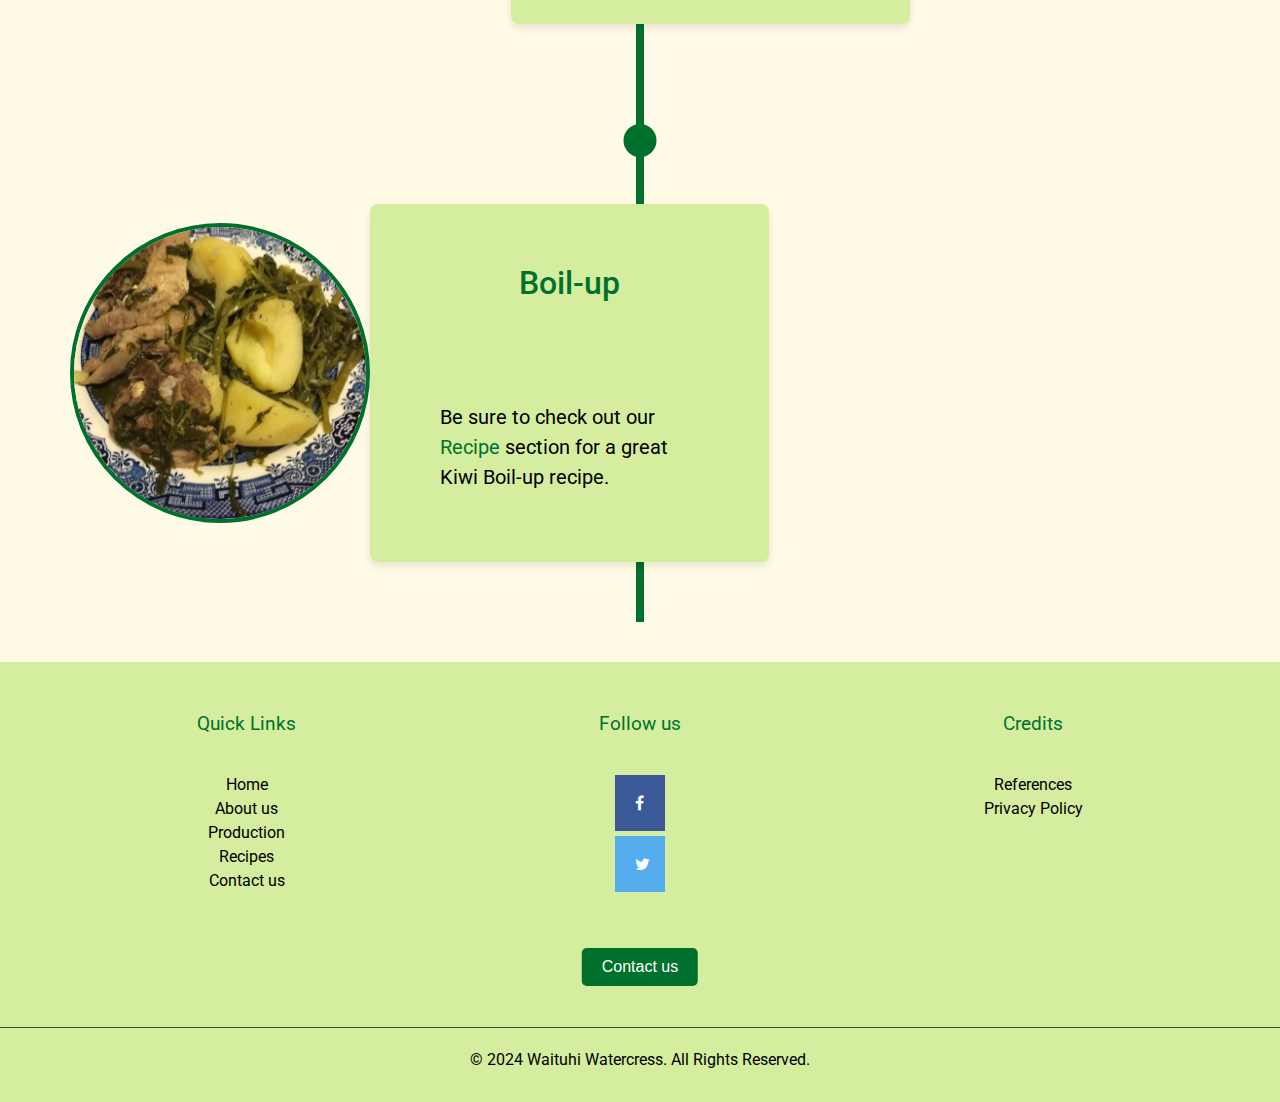
<file: production.html>
<!DOCTYPE html>
<html lang="en">

<head>
    <meta charset="UTF-8">
    <meta http-equiv="X-UA-Compatible" content="IE=edge">
    <meta name="viewport" content="width=device-width, initial-scale=1.0">
    <title>Production / Waituhi Watercress</title>
    <link rel="stylesheet" type="text/css" href="css/styles.css">
    <link rel="preconnect" href="https://fonts.googleapis.com">
    <link rel="preconnect" href="https://fonts.gstatic.com" crossorigin>
    <link
        href="https://fonts.googleapis.com/css2?family=Roboto:ital,wght@0,100;0,300;0,400;0,500;0,700;0,900;1,100;1,300;1,400;1,500;1,700;1,900&display=swap"
        rel="stylesheet">
    <link rel="stylesheet" href="https://cdnjs.cloudflare.com/ajax/libs/font-awesome/5.13.0/css/all.min.css">

    <link rel="stylesheet" href="https://cdnjs.cloudflare.com/ajax/libs/font-awesome/4.7.0/css/font-awesome.min.css">
</head>

<body>
    <header>
        <a href="index.html" class="logo">
            <img src="images/watercress_logo_circle2.png" width="80" alt="Watercress Logo">
        </a>

        <!-- Mobile menu icon, only shown on mobile -->
        <div class="mobile-menu">
            <div class="menu-icon" onclick="openMobileNav()">
                <div class="bar"></div>
                <div class="bar"></div>
                <div class="bar"></div>
            </div>
        </div>

        <!-- Main navigation, accessible on all screen sizes -->
        <nav id="myNav">
            <a class="close-mobile-nav" onclick="closeMobileNav()">&#10006;</a>
            <ul>
                <li><a href="index.html">Home</a></li>
                <li><a href="aboutus.html">About us</a></li>
                <li><a class="active" href="production.html">Production</a></li>
                <li><a href="recipes.html">Recipes</a></li>
                <li><a href="contactus.html">Contact us</a></li>
            </ul>
        </nav>
    </header>
    <div class="heading1">
        <h1>Availability</h1>
    </div>

    <div class="production">
        <h2>Seasonal Crop</h2>
        <section id="availability" class="availability">

            <div class="availability_row">






                <img src="images/flowering_cress.JPEG" alt="Watercress flowering">
            </div>
            <div class="availability_row">
                <h3> Watercress thrives in the colder weather so we tend to be cutting between the months of
                    March and
                    October. It prefers cooler
                    conditions and will flower and go to seed if temperatures are too high, making it less
                    suitable for summer growth.</h3>
            </div>
        </section>
    </div>

    <div class="timeline">
        <div class="timeline-item">
            <div class="timeline-image">
                <img src="images/timeline/cress_sprouting2.jpg" alt="Watercress sprouting">
            </div>
            <div class="timeline-content">
                <h2>Germination</h2>
                <p>After seeding and drying out over summer, once the weather has started to cool down around March the
                    water is turned on in the Hydroponic beds for the seeds to germinate.</p>
            </div>
        </div>
        <div class="timeline-item">
            <div class="timeline-image">
                <img src="images/timeline/cress_nutrient.jpg" alt="Nutrient tanks">
            </div>
            <div class="timeline-content">
                <h2>Nutrients</h2>
                <p>Steady growth and a healthy product is ensured by monitoring the nutrient levels in the water and
                    supplementing with natural nutrient salts</p>
            </div>
        </div>
        <div class="timeline-item">
            <div class="timeline-image">
                <img src="images/timeline/cress_ready.jpg" alt="Ready to cut">
            </div>
            <div class="timeline-content">
                <h2>Watercress ready</h2>
                <p>At this stage the Watercress is looking great and is ready to be cut and start its journey to the
                    supermarket.</p>
            </div>
        </div>
        <div class="timeline-item">
            <div class="timeline-image">
                <img src="images/timeline/cress_knife.jpg" alt="Cutting Watercress">
            </div>
            <div class="timeline-content">
                <h2>Cutting</h2>
                <p>Watercress is cut(carefully) with long knives while wearing a cut resistant glove to reduce the
                    chance of any injury.</p>
            </div>

        </div>
        <div class="timeline-item">
            <div class="timeline-image">
                <img src="images/timeline/cress_bagging.jpg" alt="Bagging Watercress">
            </div>
            <div class="timeline-content">
                <h2>Bagging</h2>
                <p>Once the crate is full it is delivered to a two person team in the bagging area (usually Mum and I)
                    to
                    be checked and seperated into produce bags.</p>
            </div>
        </div>
        <div class="timeline-item">
            <div class="timeline-image">
                <img src="images/timeline/cress_crate.jpg" alt="Bagging into crates">
            </div>
            <div class="timeline-content">
                <h2>Crates</h2>
                <p>The bags are placed into crates to be ready for transport, 14 bags per crate</p>
            </div>
        </div>
        <div class="timeline-item">
            <div class="timeline-image">
                <img src="images/timeline/boil-up.jpg" alt="Boil-up for dinner">
            </div>
            <div class="timeline-content">
                <h2>Boil-up</h2>
                <p>Be sure to check out our <a href="recipes.html">Recipe</a> section for a great Kiwi Boil-up recipe.
                </p>
            </div>
        </div>
    </div>







    <script src="js/myscripts.js"></script>
</body>
<footer>

    <div class="footer-content">
        <div class="footer-section">
            <h3>Quick Links</h3>
            <ul>
                <li><a href="index.html">Home</a></li>
                <li><a href="aboutus.html">About us</a></li>
                <li><a href="production.html">Production</a></li>
                <li><a href="recipes.html">Recipes</a></li>
                <li><a href="contactus.html">Contact us</a></li>

            </ul>
        </div>

        <div class="footer-section">
            <h3>Follow us</h3>
            <ul>
                <li><a href="https://www.facebook.com/Waituhi-Watercress-102394295181234" class="fa fa-facebook"></a>
                </li>

                <li><a href="https://twitter.com/WaituhiWatercre" class="fa fa-twitter"></a></li>
            </ul>
        </div>
        <div class="footer-section">
            <h3>Credits</h3>
            <ul>
                <li><a href="references.html">References</a></li>
                <li><a href="privacy_policy.html">Privacy Policy</a></li>

            </ul>

        </div>
    </div>

    <div class="footer_container">
        <div class="footer_button">
            <a href="contactus.html">
                <button id="contact_button" class="contact_button">Contact us</button>
            </a>
        </div>
    </div>

    <div class="footer-bottom">
        <p>&copy; 2024 Waituhi Watercress. All Rights Reserved.</p>
    </div>





</footer>

</html>
</file>
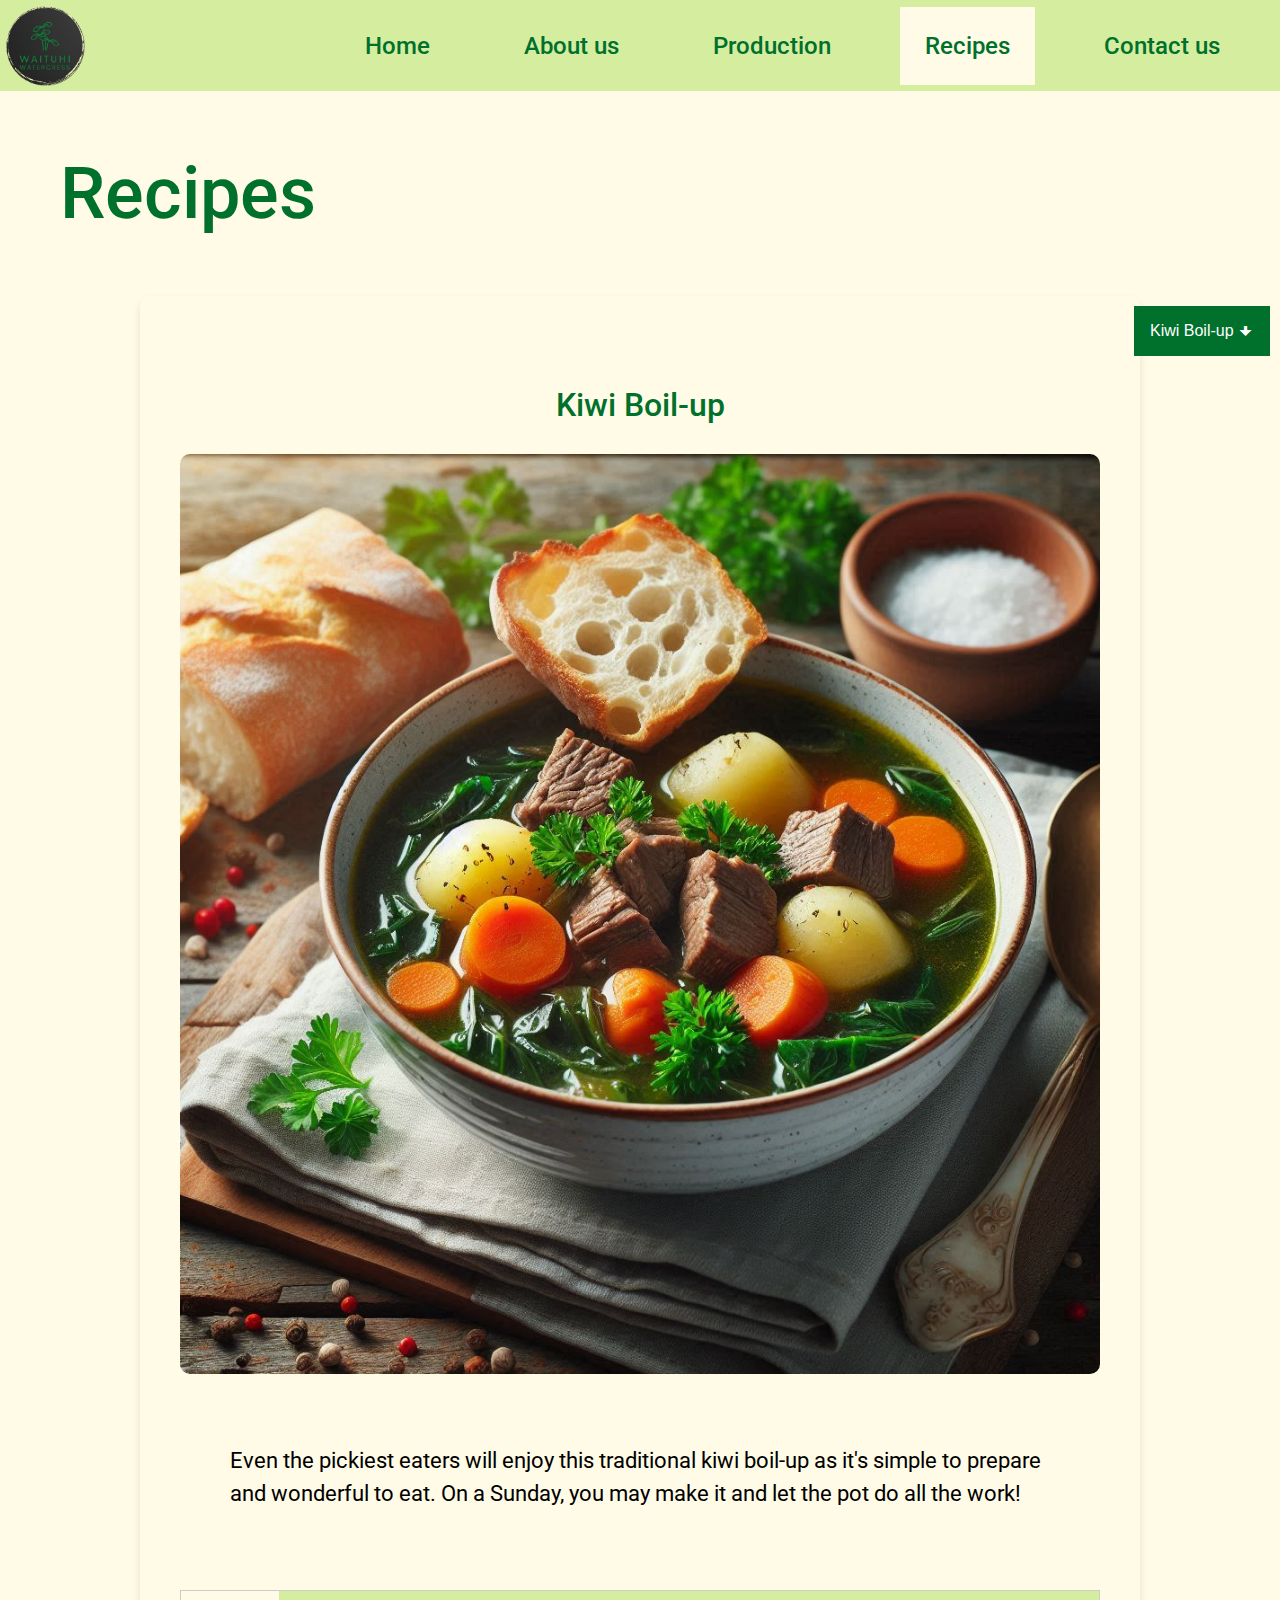
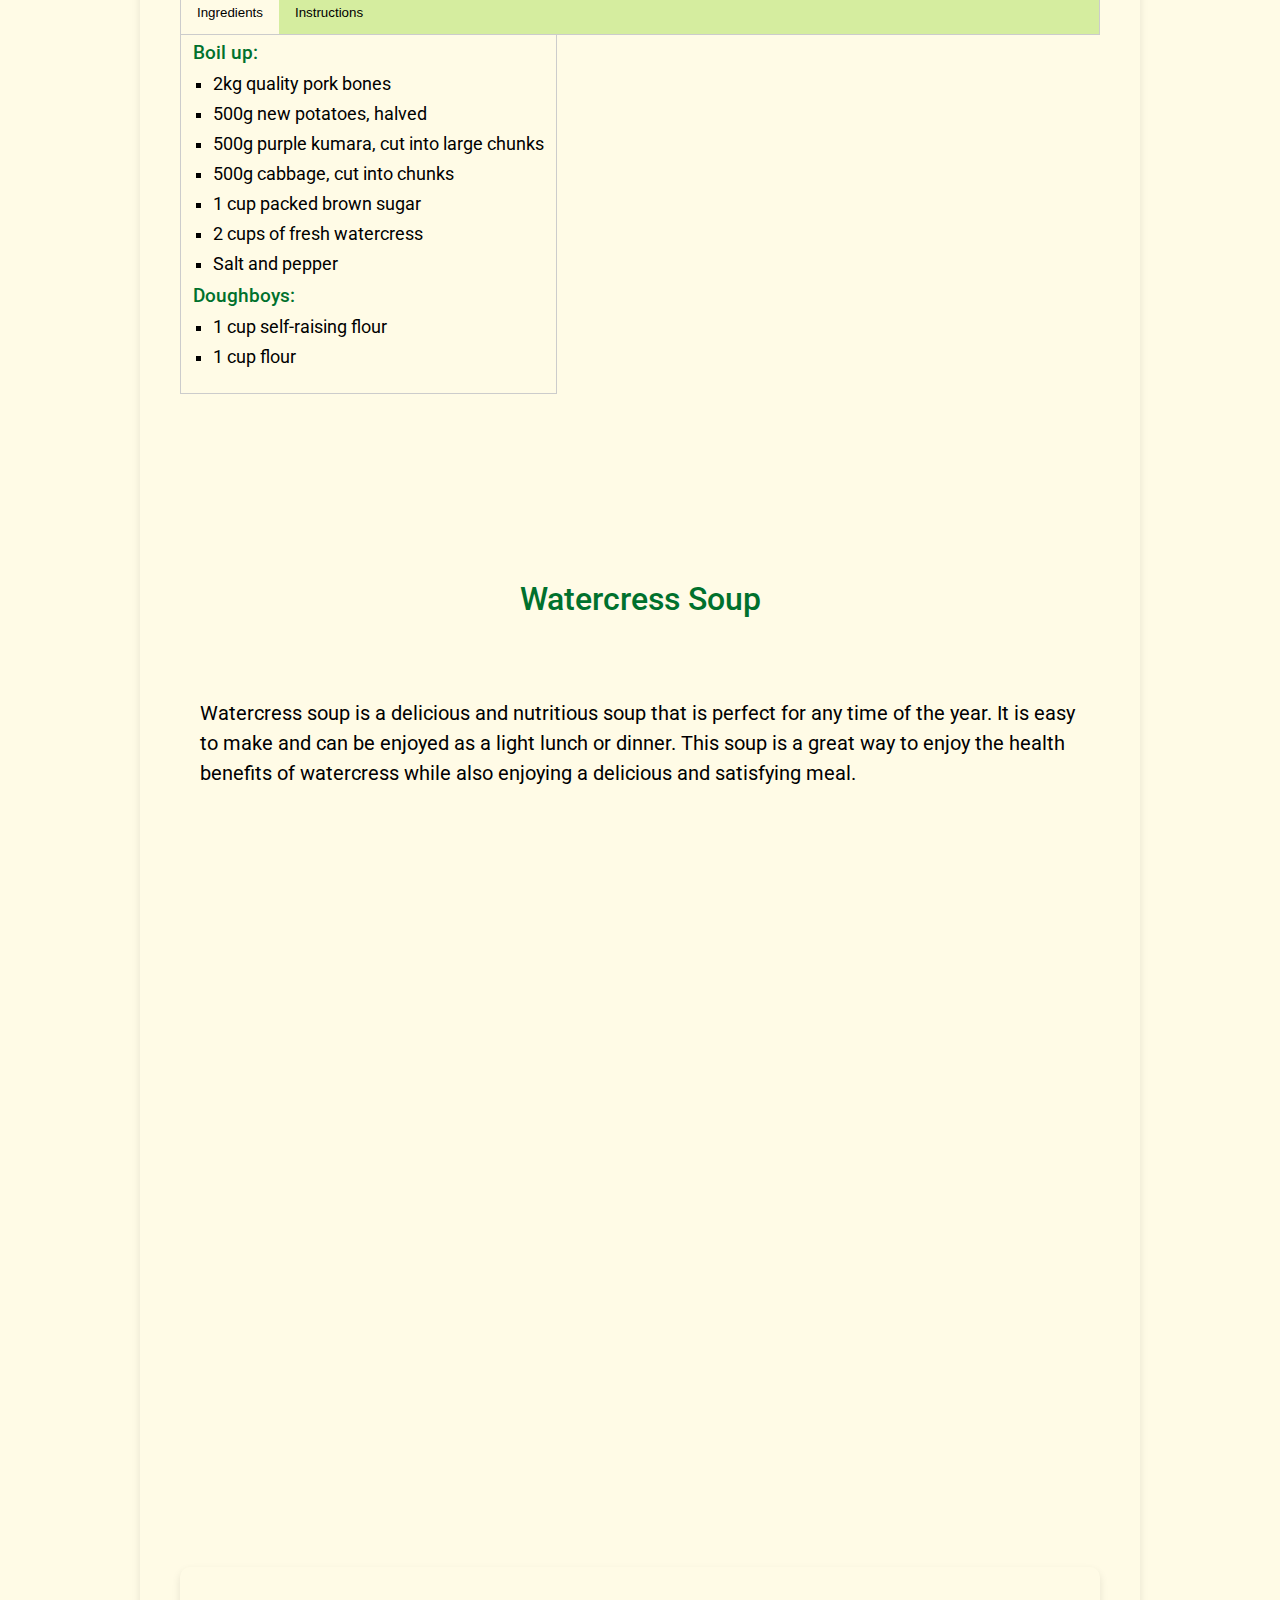
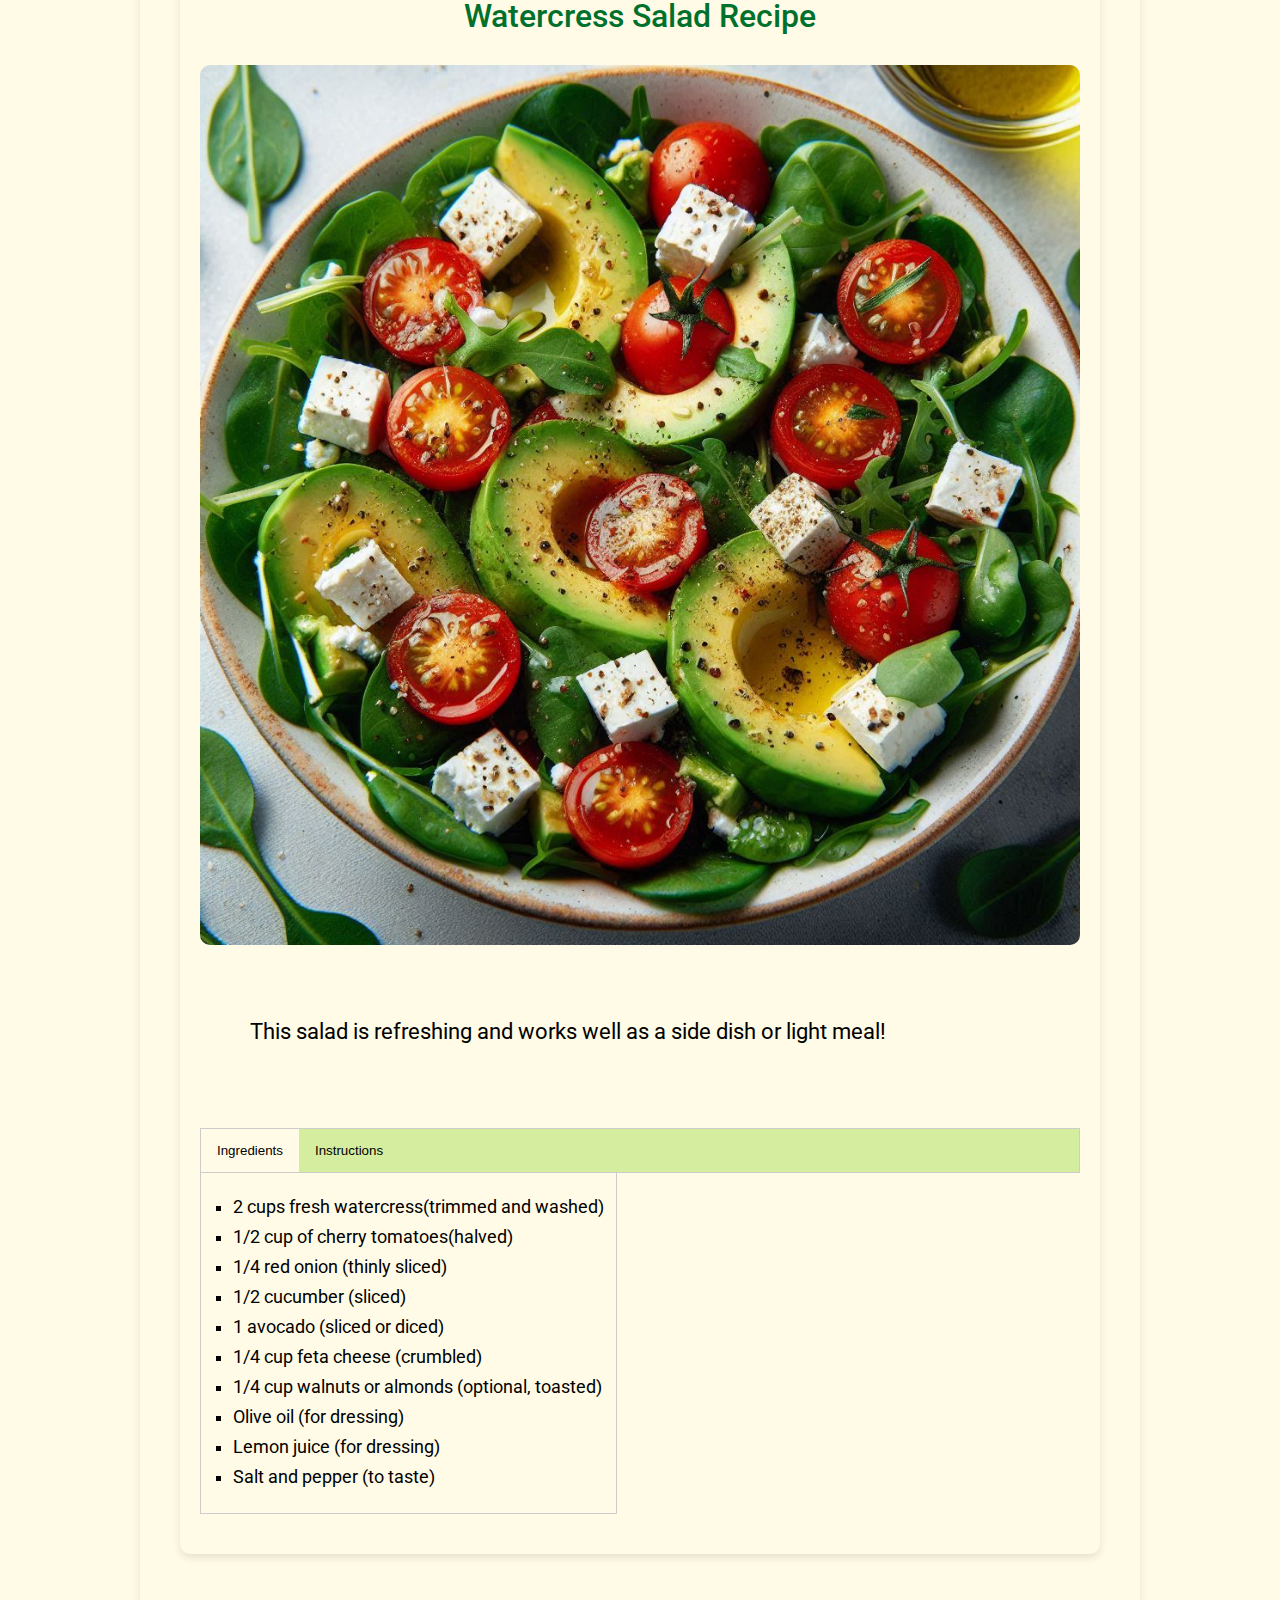
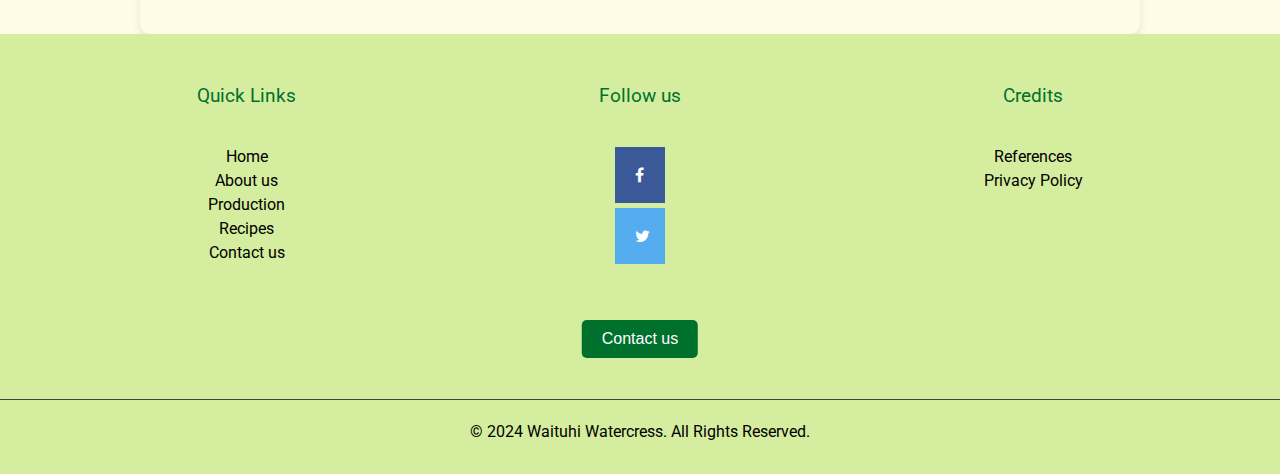
<file: recipes.html>
<!DOCTYPE html>
<html lang="en">

<head>
    <meta charset="UTF-8">
    <meta http-equiv="X-UA-Compatible" content="IE=edge">
    <meta name="viewport" content="width=device-width, initial-scale=1.0">
    <title>Recipes / Waituhi Watercress</title>
    <link rel="stylesheet" type="text/css" href="css/styles.css">
    <link rel="preconnect" href="https://fonts.googleapis.com">
    <link rel="preconnect" href="https://fonts.gstatic.com" crossorigin>
    <link
        href="https://fonts.googleapis.com/css2?family=Roboto:ital,wght@0,100;0,300;0,400;0,500;0,700;0,900;1,100;1,300;1,400;1,500;1,700;1,900&display=swap"
        rel="stylesheet">
    <link rel="stylesheet" href="https://cdnjs.cloudflare.com/ajax/libs/font-awesome/5.13.0/css/all.min.css">

    <link rel="stylesheet" href="https://cdnjs.cloudflare.com/ajax/libs/font-awesome/4.7.0/css/font-awesome.min.css">
</head>

<body>
    <header>
        <a href="index.html" class="logo">
            <img src="images/watercress_logo_circle2.png" width="80" alt="Watercress Logo">
        </a>
        
        <!-- Mobile menu icon, only shown on mobile -->
        <div class="mobile-menu">
            <div class="menu-icon" onclick="openMobileNav()">
                <div class="bar"></div>
                <div class="bar"></div>
                <div class="bar"></div>
            </div>
        </div>
    
        <!-- Main navigation, accessible on all screen sizes -->
        <nav id="myNav">
            <a class="close-mobile-nav" onclick="closeMobileNav()">&#10006;</a>
            <ul>
                <li><a href="index.html">Home</a></li>
                <li><a href="aboutus.html">About us</a></li>
                <li><a href="production.html">Production</a></li>
                <li><a class="active" href="recipes.html">Recipes</a></li>
                <li><a href="contactus.html">Contact us</a></li>
            </ul>
        </nav>
    </header>
    <div class="heading1">
        <h1>Recipes</h1>
    </div>


    <div class="dropdown" style="float: right;">
        <button onclick="toggleDropdown()" class="dropbtn" id="dropdownButton">Kiwi Boil-up &#129055;</button>
        <div id="myDropdown" class="dropdown-content">
            <a href="#boil-up" onclick="selectRecipe('Kiwi Boil-up')">Kiwi Boil-up</a>
            <a href="#watercress-soup" onclick="selectRecipe('Watercress Soup')">Watercress Soup</a>
            <a href="#watercress-salad" onclick="selectRecipe('Watercress Salad')">Watercress Salad</a>
        </div>
    </div>

    <div class="recipe-container">
        <section id="boil-up" class="boil-up">
            <div class="recipe">
                <h1>Kiwi Boil-up</h1>
                <div class="recipe-image">
                    <img src="images/watercress_boilup_ai.png" alt="Bunch of Watercress">
                </div>
                <div class="recipe-description">
                    <p>Even the pickiest eaters will enjoy this traditional kiwi boil-up as it's simple to prepare and
                        wonderful to eat. On a Sunday, you may make it and let the pot do all the work!</p>
                </div>
                <!-- Tab Buttons -->
                <div class="tab">
                    <button class="tablinks active" onclick="openTab(event, 'ingredients')">Ingredients</button>
                    <button class="tablinks" onclick="openTab(event, 'instructions')">Instructions</button>
                </div>
                <!-- Tab Content -->
               
                            <div class="recipe-details">

                                <div id="ingredients" class="tabcontent" style="display: block;">
                                    <!-- Default active tab content -->
                                    <div class="ingredients">
                                        <h4>Boil up:</h4>
                                        <ul>
                                            <li>2kg quality pork bones</li>
                                            <li>500g new potatoes, halved</li>
                                            <li>500g purple kumara, cut into large chunks</li>
                                            <li>500g cabbage, cut into chunks</li>
                                            <li>1 cup packed brown sugar</li>
                                            <li>2 cups of fresh watercress</li>
                                            <li>Salt and pepper</li>
                                        </ul>
                                        <h4>Doughboys:</h4>
                                        <ul>
                                            <li>1 cup self-raising flour</li>
                                            <li>1 cup flour</li>
                                        </ul>
                                    </div>
                                </div>

                                <div class="instructions">
                                    <div id="instructions" class="tabcontent">
                                        <ol>
                                            <li>In a large pot, cover the pork bones with water. Bring to a boil, then
                                                simmer, cover with a lid and cook for 1 ½ - 2 hours, removing any foamy
                                                stuff with a slotted spoon. Top up with water if it gets too low.</li>
                                            <li>After 1 hour, add the potatoes and kumara.</li>
                                            <li>After 1 ½ hours, add the cabbage and watercress.</li>
                                            <li>To make the doughboys, mix the flour, seasoning, and water together to
                                                create a soft dough. Divide and mold into 8 balls. Drop into the stock
                                                and cook for 15 minutes.</li>
                                            <li>Serve in bowls with fresh bread and tomato sauce.</li>
                                        </ol>
                                    </div>
                                </div>
                            </div>


                            <br>
                            <br>
        </section>

        <section id="watercress-soup" class="watercress-soup">
            <div class="watercress-soup">
                <h1>Watercress Soup</h1>

                <p>Watercress soup is a delicious and nutritious soup that is perfect for any time of the year. It is
                    easy
                    to
                    make and can be enjoyed as a light lunch or dinner. This soup is a great way to enjoy the health
                    benefits of
                    watercress while also enjoying a delicious and satisfying meal.</p>
                <br>

                <div class="video-container">
                    <iframe width="560" height="315" src="https://www.youtube.com/embed/tkdCkkn63iE?si=oKTQyvQT42i-PBjJ"
                        title="YouTube video player" frameborder="0"
                        allow="accelerometer; autoplay; clipboard-write; encrypted-media; gyroscope; picture-in-picture; web-share"
                        referrerpolicy="strict-origin-when-cross-origin" allowfullscreen></iframe>
                </div>


            </div>
        </section>
        <br>
        <br>
        <section id="watercress-salad" class="watercress-salad">
            <div class="recipe-container">
                <h1>Watercress Salad Recipe</h1>


                <div class="recipe-image">
                    <img src="images/watercress_salad.png" alt="Watercress Salad">
                </div>


                <div class="recipe-description">
                    <p>This salad is refreshing and works well as a side dish or light meal!</p>
                </div>
                <div class="tab">
                    <button class="tablinks active" onclick="openTab(event, 'ingredients-salad')">Ingredients</button>
                    <button class="tablinks" onclick="openTab(event, 'instructions-salad')">Instructions</button>
                </div>
                <div class="recipe-details">



                    <div id="ingredients-salad" class="tabcontent" style="display: block;">
                        <div class="ingredients">

                            <ul>
                                <br>
                                <li>2 cups fresh watercress(trimmed and washed)</li>
                                <li>1/2 cup of cherry tomatoes(halved)</li>
                                <li>1/4 red onion (thinly sliced)</li>
                                <li>1/2 cucumber (sliced)</li>
                                <li>1 avocado (sliced or diced)</li>
                                <li>1/4 cup feta cheese (crumbled)</li>
                                <li>1/4 cup walnuts or almonds (optional, toasted)</li>
                                <li>Olive oil (for dressing)</li>
                                <li>Lemon juice (for dressing)</li>
                                <li>Salt and pepper (to taste)</li>
                            </ul>
                        </div>


                    </div>
                    <div class="instructions">
                        <div id="instructions-salad" class="tabcontent">

                            <ol>
                                <br>
                                <li><b>Prepare the ingredients:</b> Wash and trim the watercress, ensuring any large
                                    stems
                                    are removed.Slice the tomatoes, oniion, cucumber, and avocado.</li>
                                <li><b>Toast the nuts</b> (if using): In a dry skillet over medium heat, toast the
                                    walnuts or almonds for about 3-4 minutes, stirring frequently until lightly browned.
                                </li>
                                <li><b>Assemble the salad:</b> In a large bowl, toss the watercress with cherry
                                    tomatoes, red onion, cucumber, and avocado. </li>
                                <li><b>Make the dressing:</b> In a small bowl, whisk together 2 tablespoons of olive
                                    oil, 1 tablespoon of lemon juice, a pinch of salt, and pepper.</li>
                                <li><b>Dress the salad:</b> Pour the dressing over the salad and toss gently to combine.
                                </li>
                                <li><b>Garnish</b> Sprinkle the crumbled feta cheese and toasted nuts over the salad.
                                </li>
                                <li><b>Serve:</b> Serve the salad immediately as a side dish or light meal.</li>
                            </ol>
                        </div>
                    </div>
                </div>

            </div>


        </section>
</div>



        <script src="js/myscripts.js"></script>
</body>
<!--Need to include more information in the footer like a link to Privacy Policy, possibly social media links, FAQ, -->
<footer>
       
    <div class="footer-content">
            <div class="footer-section">
                <h3>Quick Links</h3>
                <ul>
                    <li><a href="index.html">Home</a></li>
                    <li><a href="aboutus.html">About us</a></li>
                    <li><a href="production.html">Production</a></li>
                    <li><a href="recipes.html">Recipes</a></li>
                    <li><a href="contactus.html">Contact us</a></li>
                    
                </ul>
            </div>
    
         <div class="footer-section">
            <h3>Follow us</h3>
            <ul>
                <li><a href="https://www.facebook.com/Waituhi-Watercress-102394295181234" class="fa fa-facebook"></a></li>
                
                <li><a href="https://twitter.com/WaituhiWatercre" class="fa fa-twitter"></a></li>
            </ul>
        </div>
    <div class="footer-section">
        <h3>Credits</h3>
        <ul>
            <li><a href="references.html">References</a></li>
            <li><a href="privacy_policy.html">Privacy Policy</a></li>
            
        </ul>
       
        </div>
    </div>

        <div class="footer_container">
            <div class="footer_button">
                <a href="contactus.html">
                    <button id="contact_button" class="contact_button">Contact us</button>
                </a>
            </div>
        </div>
    
        <div class="footer-bottom">
            <p>&copy; 2024 Waituhi Watercress. All Rights Reserved.</p>
        </div>
    
    

    

</footer>

</html>
</file>
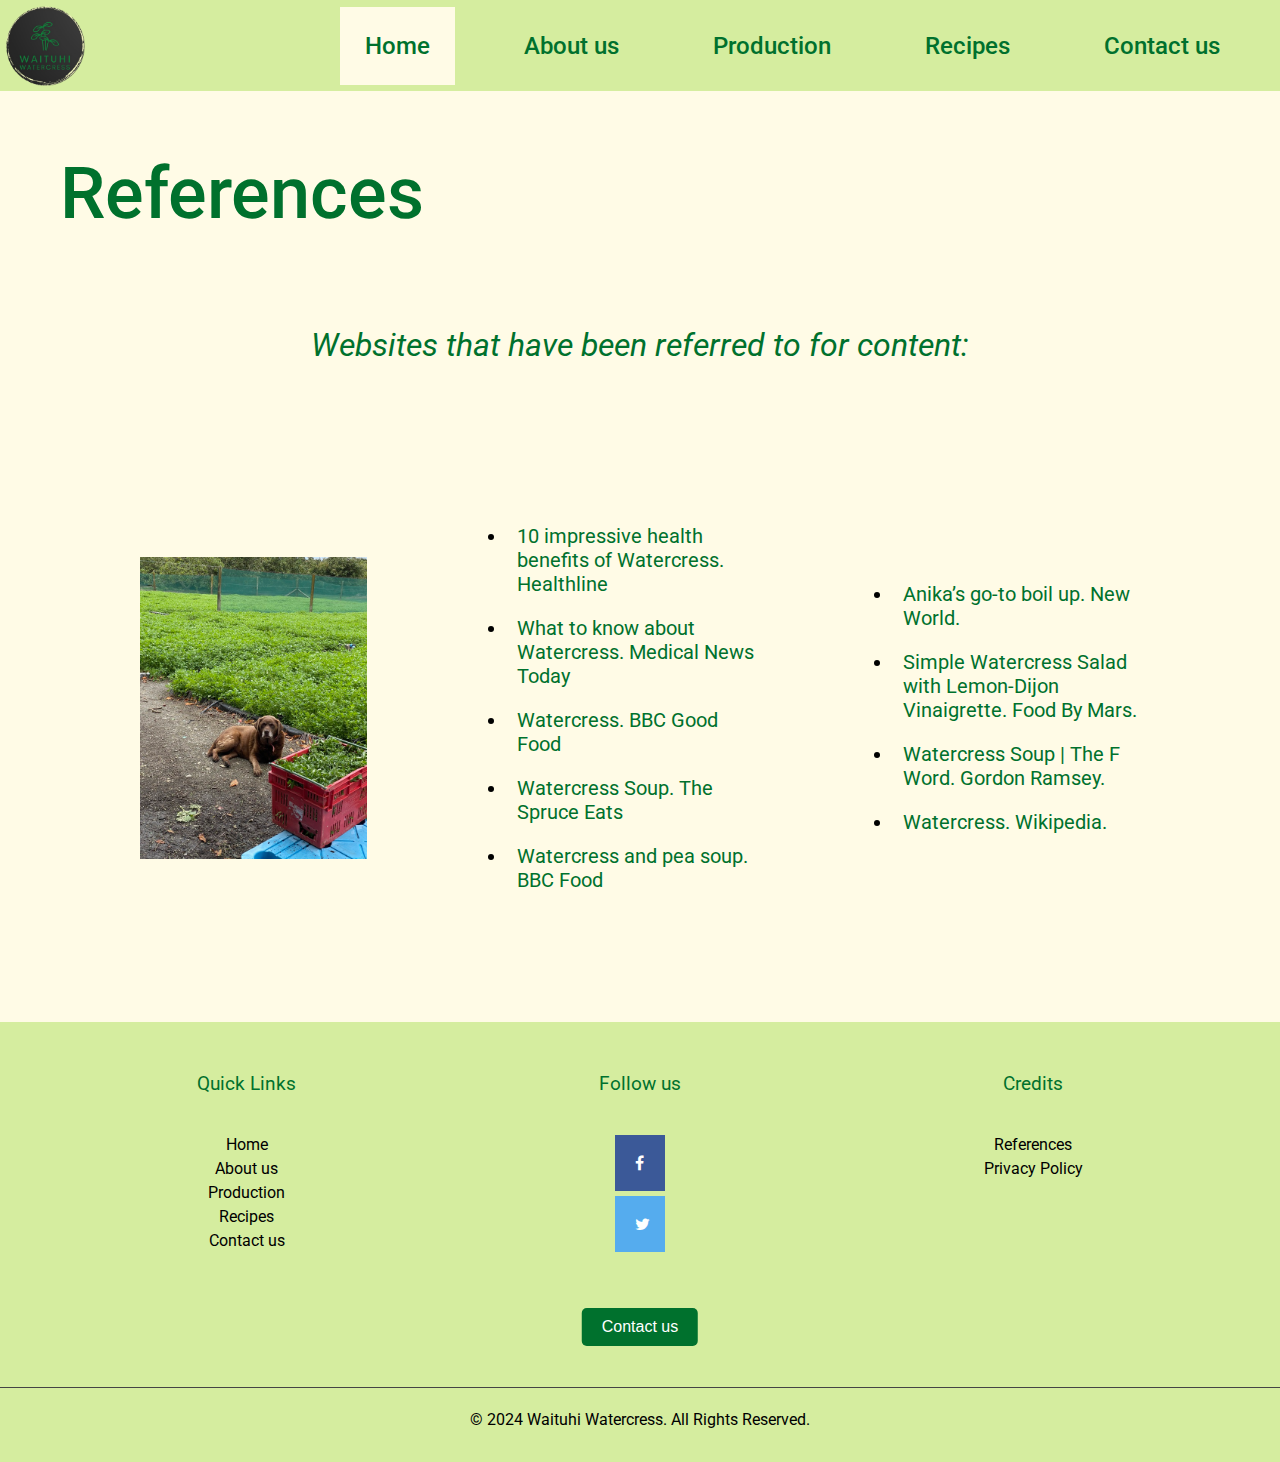
<file: references.html>
<!DOCTYPE html>
<html lang="en">

<head>
    <meta charset="UTF-8">
    <meta http-equiv="X-UA-Compatible" content="IE=edge">
    <meta name="viewport" content="width=device-width, initial-scale=1.0">
    <title>Privacy Policy / Waituhi Watercress</title>
    <link rel="stylesheet" type="text/css" href="css/styles.css">
    <link rel="preconnect" href="https://fonts.googleapis.com">
    <link rel="preconnect" href="https://fonts.gstatic.com" crossorigin>
    <link
        href="https://fonts.googleapis.com/css2?family=Roboto:ital,wght@0,100;0,300;0,400;0,500;0,700;0,900;1,100;1,300;1,400;1,500;1,700;1,900&display=swap"
        rel="stylesheet">
    <link rel="stylesheet" href="https://cdnjs.cloudflare.com/ajax/libs/font-awesome/5.13.0/css/all.min.css">

    <link rel="stylesheet" href="https://cdnjs.cloudflare.com/ajax/libs/font-awesome/4.7.0/css/font-awesome.min.css">

</head>

<body>
    <header>
        <a href="index.html" class="logo">
            <img src="images/watercress_logo_circle2.png" width="80" alt="Watercress Logo">
        </a>

        <!-- Mobile menu icon, only shown on mobile -->
        <div class="mobile-menu">
            <div class="menu-icon" onclick="openMobileNav()">
                <div class="bar"></div>
                <div class="bar"></div>
                <div class="bar"></div>
            </div>
        </div>

        <!-- Main navigation, accessible on all screen sizes -->
        <nav id="myNav">
            <a class="close-mobile-nav" onclick="closeMobileNav()">&#10006;</a>
            <ul>
                <li><a class="active" href="index.html">Home</a></li>
                <li><a href="aboutus.html">About us</a></li>
                <li><a href="production.html">Production</a></li>
                <li><a href="recipes.html">Recipes</a></li>
                <li><a href="contactus.html">Contact us</a></li>
            </ul>
        </nav>
    </header>

    <div class="heading1">
        <h1>References</h1>
    </div>
    <div class="credits">
        <h3>Websites that have been referred to for content:</h3>
        </div>

    <div class="references">
       
        <div class="refrow">

            <img src="images/spice2.JPEG">

        </div>


        <div class="refrow">

            
            <ul>
                <li><a href="https://www.healthline.com/nutrition/watercress-benefits">10 impressive health benefits of
                        Watercress. Healthline</a></li>
                <li><a href="https://www.medicalnewstoday.com/articles/285412">What to know about Watercress. Medical
                        News Today</a></li>
                <li><a href="https://www.bbcgoodfood.com/glossary/watercress">Watercress. BBC Good Food</a></li>
                <li><a href="https://www.thespruceeats.com/perfect-pick-me-up-soup-recipe-435764">Watercress Soup. The
                        Spruce Eats</a></li>
                <li><a href="https://www.bbc.co.uk/food/watercress">Watercress and pea soup. BBC Food</a></li>
            </ul>
        </div>
        <div class="refrow">
            <ul>
                <li><a href="https://www.newworld.co.nz/recipes/soup/go-to-boil-up">Anika’s go-to boil up. New
                        World.</a>
                </li>
                <li><a href="https://foodbymars.com/watercress-salad-with-lemon-vinaigrette/">Simple Watercress Salad
                        with
                        Lemon-Dijon Vinaigrette. Food By Mars.</a></li>
                <li><a href="https://www.youtube.com/watch?v=tkdCkkn63iE">Watercress Soup | The F Word. Gordon
                        Ramsey.</a>
                </li>
                <li><a href="https://en.wikipedia.org/wiki/Watercress">Watercress. Wikipedia.</a></li>
            </ul>
</div>

            
        







    </div>

    <footer>

        <div class="footer-content">
            <div class="footer-section">
                <h3>Quick Links</h3>
                <ul>
                    <li><a href="index.html">Home</a></li>
                    <li><a href="aboutus.html">About us</a></li>
                    <li><a href="production.html">Production</a></li>
                    <li><a href="recipes.html">Recipes</a></li>
                    <li><a href="contactus.html">Contact us</a></li>

                </ul>
            </div>

            <div class="footer-section">
                <h3>Follow us</h3>
                <ul>
                    <li><a href="https://www.facebook.com/Waituhi-Watercress-102394295181234"
                            class="fa fa-facebook"></a></li>

                    <li><a href="https://twitter.com/WaituhiWatercre" class="fa fa-twitter"></a></li>
                </ul>
            </div>
            <div class="footer-section">
                <h3>Credits</h3>
                <ul>
                    <li><a href="references.html">References</a></li>
                    <li><a href="privacy_policy.html">Privacy Policy</a></li>

                </ul>

            </div>
        </div>

        <div class="footer_container">
            <div class="footer_button">
                <a href="contactus.html">
                    <button id="contact_button" class="contact_button">Contact us</button>
                </a>
            </div>
        </div>

        <div class="footer-bottom">
            <p>&copy; 2024 Waituhi Watercress. All Rights Reserved.</p>
        </div>





    </footer>
    <script src="js/myscripts.js"></script>
</body>

</html>
</file>
<file: css/styles.css>
* {
    box-sizing: border-box;
    padding: 0;
    margin: 0;
}

/*Changed the image for mobile so there was more blue sky to contrast with the heading*/
.homepage {
    background-image: url("..//images/watercress_beds_growing.JPEG");
    background-repeat: no-repeat;
    background-size: cover;


    height: 100vh;


}

h1 {
    font-size: 3em;
    font-family: "Roboto", sans-serif;
    font-weight: 500;
    font-style: normal;
    letter-spacing: 0px;
    color: rgb(0, 113, 45);
    text-align: left;
    padding: 10px;


}

h2 {
    font-family: "Roboto", sans-serif;
    font-weight: 500;
    font-style: normal;
    letter-spacing: .0px;
    font-size: 3em;
    text-align: center;
    color: rgb(0, 113, 45);
    padding: 40px;
    font-style: bold;




}

h3 {
    font-family: "Roboto", sans-serif;
    font-weight: 400;
    font-style: italic;
    font-size: 2em;
    letter-spacing: normal;
    text-align: center;
    color: rgb(0, 113, 45);
    padding: 30px 10px 30px 10px;
}

p {
    font-family: "Roboto", system-ui;
    font-weight: 400;
    font-style: normal;
    line-height: 1.5;
    font-size: 1.25em;
    text-align: left;
    color: black;

}

h4 {
    font-family: "Roboto", system-ui;
    font-weight: 900;
    font-style: normal;
    letter-spacing: normal;
    color: rgb(0, 113, 45);
    text-align: center;
}



body {


    background-color: rgb(255, 251, 230);
    margin: 0;
    overflow-x: hidden;
}

nav {
    background: rgb(213, 237, 159);
    padding: 10px 15px 10px 0px;

}

header {
    display: flex;
    justify-content: space-between;
    align-items: center;
    background-color: rgb(213, 237, 159);
}
header .logo {
    display: inline-block;
    padding: 5px;
    width: 160px;
}


header .mobile-menu {
    margin-left: auto;
    padding-right: 20px;
}

header .mobile-menu .menu-icon {
    display: inline-block;
    cursor: pointer;
}

header .mobile-menu .menu-icon .bar {
    width: 25px;
    height: 3px;
    background-color: #333;
    margin: 5px 0;
    transition: 0.4s;
}

header nav {
    display: none;
    position: absolute;
    top: 0;
    left: 0;
    width: 100%;
    height: 100vh;
    background-color: rgb(213, 237, 159);
    z-index: 1000;
    
}


header nav .close-mobile-nav {
    color: rgb(0, 113, 45);
    display: block;
    text-align: right;
    font-size: 2em;
    padding: 5px 20px 5px 0px;
    cursor: pointer;
}

header nav ul {
    margin: auto;
}

header nav ul li {
    text-align: center;
    padding: 1em;
}

header nav ul li a {
    display: block;
    color: rgb(0, 113, 45);
    text-decoration: none;
    font-size: 1.5em;
    padding: 25px 25px;
}

.menu a:hover {
    color: rgb(255, 145, 0);
}


header nav ul li a:hover {
    color: rgb(255, 145, 0);
}

.close-mobile-nav:hover {
    color: rgb(255, 145, 0);
}

#myNav li a.active {
    background-color: rgb(255, 251, 230);
    color: rgb(0, 113, 45);
    height: 100%;
}

main {
    width: 100%;
    margin-left: auto;
    margin-right: auto;
}






a {
    color: rgb(0, 113, 45);
    text-decoration: none;
}






.item {
    padding: 10px;
}






.where_to_buy {
    background-color: rgb(255, 251, 230);
}

.reviews {
    background-color: rgb(255, 251, 230);
}

.reviews_heading {
    background-color: rgb(255, 251, 230);
}

















.history_heading h2 {
    text-align: center;
    padding: 50px;

}

.gallery_heading {
    text-align: center;
    padding: 50px;
}

.scroll-btn {
    background-color: rgb(0, 113, 45);

    border: none;
    color: white;
    width: 100px;
    /* Set equal width */
    height: 100px;
    padding: 10px;
    text-align: center;
    text-decoration: none;
    position: absolute;
    font-size: 16px;
    margin: 4px 2px;
    cursor: pointer;
}



.scroll-btn {
    border-radius: 50%;
    font-size: 50px;


    bottom: 0;
    left: 50%;
    /* Move the button to the horizontal center of the page */
    transform: translateX(-50%);
    /* Adjust for the width of the button */
    text-align: center;
    align-items: center;
    cursor: pointer;
}



.scroll-btn:hover {
    background-color: rgb(255, 145, 0)
}




.where_to_buy {
    display: flex;
    flex-direction: column;
    justify-content: center;
    align-items: center;
    padding: 20px;

}

.superfood>div {

    justify-content: center;

    align-items: center;
}

.row {
    display: flex;
    flex-direction: column;
    gap: 20px;
    padding: 10px;
}

.column {
    display: flex;
    flex-direction: column;
    align-items: center;
    text-align: center;
}

.column img {
    width: 100%;
    max-width: 300px;
    height: auto;
    margin-bottom: 10px;
}

.column p {
    padding: 30px 10px 30px 10px;
}








.buy_column {
    padding: 30px 0px 30px 0px;
    display: flex;
    flex-direction: column;
    justify-content: center;
    align-items: center;
    flex-wrap: wrap;
}

.buy_column p {
    width: 400px;
    padding: 30px 0px 30px 0px;

}







footer {
    background: rgb(213, 237, 159);
    padding: 30px;

}

footer p {
    text-align: center;
    padding: 10px;
}

@media all and (max-width: 500px) {
    .scroll-btn {
        width: 80px;
        height: 80px;
        font-size: 40px;
    }
}

.map {
    display: flex;
    flex-direction: row;
    flex-wrap: wrap;
    padding: 1rem;
}

.map_row {
    flex-wrap: wrap;
    display: flex;
    flex: 50%;
    padding: 1rem;
    max-width: 100%;
    height: auto;
    align-items: center;

}

.map_row {
    margin-top: 50px;

}

.history {
    display: flex;
    flex-direction: column;
    flex-wrap: wrap;
    padding: 1rem;
}

.history_row {
    flex-wrap: wrap;
    display: flex;
    flex: 50%;
    padding: 1rem;
    max-width: 100%;
    height: auto;
    align-items: center;
}















@import url('https://fonts.googleapis.com/css2?family=Poppins:wght@300;400;500;600&display=swap');

.reviews_heading h2 {
    text-align: center;
    padding: 50px 0px 80px 0px;

}

/* responsive cards for the customer reviews of Waituhi Watercress*/
.review_container {
    display: flex;
    flex-wrap: wrap;
    align-items: center;
    justify-content: space-evenly;

}

.review_container .card {
    width: 430px;
    padding: 15px;
    background: rgb(213, 237, 159);
    text-align: center;
    margin: 0 30px 30px 0;
    border-radius: 10px;
}

.review_container .card i {
    font-size: 25px;
    color: rgb(0, 113, 45);
}

.review_container .card p {
    margin: 15px 0;
}

.review_container .card img {
    width: 100px;
    height: 100px;
    border-radius: 50%;
    object-fit: cover;
    border: 4px solid rgb(0, 113, 45);
}

.checked {
    color: orange;
}

@media (max-width:660px) {
    .review_container .card {
        margin: 0 0 15px 0;
    }
}



.gallery-container {
    display: flex;
    flex-wrap: wrap;
    gap: 1em;
    padding: 1em;
}

figure {
    width: 100%;
    max-width: 100%;
    height: auto;
    flex: 1 1 calc(50% - 1em);
    /* Two images per row on mobile */
    border: 1px solid #DDDDDD;
}

figure img {
    width: 100%;
    display: block;
}

figcaption {
    padding: 0.5em;
}

figcaption p {
    padding-top: 0.3em;
    font-size: 0.8em;
    font-family: "Roboto", system-ui;

    text-align: center;
    color: rgb(0, 113, 45);
}


/*Alterations attempting to improve flex
      */
@media only screen and (min-width: 426px) {

    figure {
        flex: 1 1 250px;

    }
}



.footer_container {
    height: 100px;
    position: relative;



}

.footer_button {

    margin: 0;
    position: absolute;
    top: 50%;
    left: 50%;
    -ms-transform: translate(-50%, -50%);
    transform: translate(-50%, -50%);
    cursor: pointer;
}


.contact_button {

    background-color: rgb(0, 113, 45);
    border: none;
    color: white;
    padding: 15px 32px;
    text-align: center;
    text-decoration: none;
    cursor: pointer;
    font-size: 18px;






}

img {
    max-width: 100%;
    height: auto;
    display: block;
    /* Trying to make images more responsive*/
}


.contact h2 {
    text-align: left;
    padding: 20px 20px 40px 30px;
    font-size: 2em;

}

.contact p {
    text-align: left;
    padding: 0px 30px 0px 30px;
    font-size: 1.5em;
}

input[type=text],
select,
textarea {
    width: 100%;
    padding: 12px;
    border: 1px solid #ccc;
    border-radius: 4px;
    box-sizing: border-box;
    margin-top: 6px;
    margin-bottom: 16px;
    resize: vertical;
}

input[type=email],
select,
textarea {
    width: 100%;
    padding: 12px;
    border: 1px solid #ccc;
    border-radius: 4px;
    box-sizing: border-box;
    margin-top: 6px;
    margin-bottom: 16px;
    resize: vertical;
}

input[type=tel],
select,
textarea {
    width: 100%;
    padding: 12px;
    border: 1px solid #ccc;
    border-radius: 4px;
    box-sizing: border-box;
    margin-top: 6px;
    margin-bottom: 16px;
    resize: vertical;
}


input[type=submit] {
    background-color: #45a049;
    color: white;
    font-size: 18px;
    padding: 12px 20px;
    border: none;
    border-radius: 4px;
    cursor: pointer;
}

input[type=submit]:hover {
    background-color: rgb(255, 145, 0);
}

.contact_form {
    border-radius: 5px;
    background-color: rgb(213, 237, 159);
    padding: 30px;

}

.enquiries h3 {
    text-align: center;
    padding: 100px 20px 100px 20px;
}

.contact p {
    text-align: center;
    padding: 0px 20px 0px 10px;
    font-size: 1.25em;
}

.address {
    display: flex;
    align-items: left;

}

address p {
    align-items: left;

}

.phone {
    display: flex;
    align-items: left;

}

.email {
    display: flex;
    align-items: left;
    padding: 0px 20px 0px 0px;
}

.email p {
    display: flex;
    align-items: left;
    padding: 0px 20px 0px 0px;
}

.address p {
    display: flex;
    align-items: left;
    padding: 0px 20px 0px 0px;
}

.phone p {
    display: flex;
    align-items: left;
    padding: 0px 20px 0px 10px;
}

#overlay {
    display: none;

    position: fixed;
    top: 0;
    left: 0;
    width: 100%;
    height: 100%;
    background-color: rgba(0, 0, 0, 0.7);

    z-index: 9999;

}


#confirmationBox {
    position: absolute;
    top: 50%;
    left: 50%;
    transform: translate(-50%, -50%);
    background-color: white;
    padding: 30px;
    border-radius: 8px;
    width: 80%;
    max-width: 400px;
    text-align: center;
    box-shadow: 0px 4px 15px rgba(0, 0, 0, 0.3);
}


#confirmationMessage {
    color: rgb(0, 113, 45);
    font-size: 1.2em;
    margin-bottom: 20px;
}


#closeBtn {
    padding: 10px 20px;
    background-color: rgb(0, 113, 45);
    color: white;
    border: none;
    border-radius: 5px;
    cursor: pointer;
}

#closeBtn:hover {
    background-color: rgb(0, 113, 45);
}

.contact_row {
    display: flex;
    flex-direction: column;

    align-items: left;

    justify-content: left;
}

.contact_content {
    display: flex;
    flex-direction: column;

    align-items: center;

    gap: 20px;

    width: 100%;

}


.contact_column {
    width: 100%;
    text-align: center;
}


.orchard_top img {
    width: 100%;

    height: auto;

    max-width: 400px;

    padding: 20px 0px 20px 0px;
}

.recipe-container {
    background-color: rgb(255, 251, 230);
    padding: 20px;
    border-radius: 10px;
    box-shadow: 0 4px 8px rgba(0, 0, 0, 0.1);
}


.recipe-container h1 {
    text-align: center;
    font-size: 2em;
    margin-bottom: 20px;
    color: rgb(0, 113, 45);
}


.recipe-image {
    text-align: center;
    margin-bottom: 20px;
}

.recipe-image img {
    max-width: 100%;
    height: auto;
    border-radius: 10px;
}


.recipe-description {
    text-align: center;
    margin-bottom: 30px;
    font-size: 1.1em;
    color: #666;
}


.recipe-details {
    margin-bottom: 20px;
}


.ingredients {
    margin-bottom: 20px;
}

.ingredients h2 {
    font-size: 1.6em;
    margin-bottom: 10px;
    color: rgb(0, 113, 45);
}

.ingredients h4 {
    font-size: 1.2em;
    margin-bottom: 10px;
    color: rgb(0, 113, 45);
    font-style: normal;
    font-weight: 500;
    text-align: left;
}

.ingredients ul {
    list-style-type: square;
    margin-left: 20px;
}

.ingredients li {
    margin-bottom: 10px;
    font-size: 1.1em;
    font-family: "Roboto", system-ui;
    font-weight: 400;
}

/* Instructions section */
.instructions h2 {
    font-size: 1.6em;
    margin-bottom: 10px;
    color: rgb(0, 113, 45);
}

.instructions ol {
    margin-left: 20px;
}

.instructions li {
    margin-bottom: 15px;
    font-size: 1.1em;
    font-family: "Roboto", system-ui;
    font-weight: 400;
}

.watercress-soup h1 {
    text-align: center;
    font-size: 2em;
    margin-bottom: 20px;
    color: rgb(0, 113, 45);
    padding: 30px;
}

.watercress-soup p {
    padding: 30px 0px 30px 0px;
}

.video-container {
    position: relative;
    width: 100%;

    padding-bottom: 56.25%;
    height: 0;
    overflow: hidden;
    margin-bottom: 20px;
}

.video-container iframe {
    position: absolute;
    top: 0;
    left: 0;
    width: 100%;
    height: 100%;
    border: 0;

}

.tab {
    overflow: hidden;
    border: 1px solid #ccc;
    background-color: rgb(213, 237, 159);
}

/* Style the buttons that are used to open the tab content */
.tab button {
    background-color: inherit;
    float: left;
    border: none;
    outline: none;
    cursor: pointer;
    padding: 14px 16px;
    transition: 0.3s;

}

/* Change background color of buttons on hover */
.tab button:hover {
    background-color: rgb(255, 145, 0);
}


.tab button.active {
    background-color: rgb(255, 251, 230);
}

/* Style the tab content */
.tabcontent {
    display: none;
    padding: 6px 12px;
    border: 1px solid #ccc;
    border-top: none;
}

.dropbtn {
    background-color: rgb(0, 113, 45);
    color: white;
    padding: 16px;
    font-size: 16px;
    border: none;
    cursor: pointer;

}

.dropbtn:hover,
.dropbtn:focus {
    background-color: rgb(255, 145, 0);
}

.dropdown {
    position: sticky;
    top: 0;
    display: inline-block;
    padding: 10px 10px 10px 10px;


}

.dropdown-content {
    display: none;
    position: absolute;
    background-color: rgb(213, 237, 159);
    min-width: 160px;
    overflow: auto;
    box-shadow: 0px 8px 16px 0px rgba(0, 0, 0, 0.2);
    z-index: 1;

}

.dropdown-content a {
    color: black;
    padding: 12px 16px;
    text-decoration: none;
    display: block;
}

.dropdown a:hover {
    background-color: rgb(255, 251, 230)
}

.show {
    display: block;
}

.boil-up {
    padding: 60px 20px 60px 20px;
}

.watercress-salad {
    padding: 60px 20px 60px 20px;
}

.watercress-soup {
    padding: 20px 20px 60px 20px;
}

.availability {
    display: flex;
    flex-direction: column;
    justify-content: center;
    align-items: center;
    padding: 30px;
}

.availability p {
    padding: 30px 0px 0px 0px;
}

.production h1 {
    text-align: center;
    font-size: 2em;
    margin-bottom: 20px;
    color: rgb(0, 113, 45);
    padding: 30px;

}
.credits h1 {
    text-align: center;
    font-size: 2em;
    margin-bottom: 20px;
    color: rgb(0, 113, 45);
    padding: 30px;

}

.contact_row h1 {
    text-align: left;
    font-size: 2em;
    margin-bottom: 20px;
    color: rgb(0, 113, 45);
    padding: 30px;

}

/* timeline container */
.timeline {
    position: relative;
    max-width: 100%;
    margin: 20px auto;
    padding: 0 10px;


}

/* Vertical ruler (middle line) */
.timeline::before {
    content: '';
    position: absolute;
    top: 0;
    left: 10%;
    width: 8px;
    height: 100%;
    background-color: rgb(0, 113, 45);
    transform: translateX(-50%);
    z-index: 0;
}



/* Timeline item container */
.timeline-item {
    display: flex;
    flex-direction: column;
    align-items: center;
    margin-bottom: 40px;
    position: relative;
    width: 100%;
    
}

/* Image inside timeline item */
.timeline-image img {
    width: 300px;
    height: 300px;
    border-radius: 50%;
    object-fit: cover;
    border: 4px solid rgb(0, 113, 45);
    z-index: 1;
}

/* Content inside timeline item */
.timeline-content {
    background-color: rgb(213, 237, 159);
    padding: 20px;
    border-radius: 8px;
    box-shadow: 0 4px 8px rgba(0, 0, 0, 0.1);
    margin-top: 20px;
    width: 80%;
    text-align: center;
    position: relative;
    z-index: 1;
}

.timeline-content h2 {
    margin: 0 0 10px;
    color: rgb(0, 113, 45);
    font-size: 2em;
}

.timeline-content p {
    margin: 0;
    color: black;
}

/* Dot to mark timeline events */
.timeline-item::after {
    content: '';
    position: absolute;
    width: 25px;
    height: 25px;
    background-color: rgb(0, 113, 45);
    border: 4px solid rgb(0, 113, 45);
    border-radius: 50%;
    top: 0;
    left: 8.5%;
    transform: translateX(-50%);
    z-index: 1;
}

main {
    width: 100%;
    margin-left: auto;
    margin-right: auto;
}



.container {
    display: flex;
    flex-direction: column;
    justify-content: center;
    gap: 20px;
    margin-bottom: 20px;
    align-items: center;

}

.container img {
    align-items: center;
    justify-content: center;

}

.col1 {

    justify-content: center;

    align-items: center;
    text-align: center;
    width: 100%;
    min-height: 5vh;
    flex-wrap: wrap;
}

.col2 {

    justify-content: center;
    align-items: center;
    width: 100%;
    min-height: 5vh;
    flex-wrap: wrap;
}

.where_to_buy h2 {
    text-align: center;
    margin-bottom: 20px;
}

.container {
    display: flex;
    flex-direction: column;
    /* Stack items on top of each other by default */
    gap: 20px;
    padding: 10px;
}

.col1,
.col2 {
    display: flex;
    flex-direction: column;
    align-items: center;
    text-align: center;
}

.container img {
    width: 100%;
    max-width: 300px;
    /* Limit the maximum size on larger screens */
    height: auto;
    margin-bottom: 10px;
}

main {
    min-height: 80vh;
    background-color: white;
}

#itemList {
    display: block;
    width: 100%;
}

.item-card {
    display: block;
    width: 90%;
    margin-bottom: 10px;
    margin-left: 5px;
    padding: 5px;
    background-color: rgb(213, 237, 159);
    box-shadow: 5px 5px lightblue;
}

.item-card h4,
.item-card p,
.item-card h3 {
    text-align: center;
}



.item-card img {
    display: block;
    margin-left: auto;
    margin-right: auto;
}



footer {
    background-color: rgb(213, 237, 159);
    color: #f2f2f2;
    padding: 10px;
    text-align: center;
}

.footer-content {
    display: flex;
    flex-direction: column; /* Stack sections vertically */
    gap: 20px; /* Space between sections */
}

.footer-section {
    margin-bottom: 10px;
    align-items: center;
    justify-content: center;
}

.footer-section h3 {
    font-size: 1em;
    color: rgb(0, 113, 45);
    margin-bottom: 10px;
    font-style: normal;
    
}

.footer-section h4 {
    font-size: 1.5em;
    color: rgb(0, 113, 45);
    margin-bottom: 10px;
}

.footer-section ul {
    list-style-type: none;
    padding: 0;
}

.footer-section ul li {
    margin: 5px 0;
    font-family: "Roboto", sans-serif;
    font-weight: 400;
    font-style: normal;
    font-size: 1em;
    color: black;

}

.footer-section ul li a {
    color: black;
    text-decoration: none;
}

.footer-section ul li a:hover {
    color: rgb(255, 145, 0);
}

.footer-section p {
    font-size: 0.9em;
    color: black;
    margin: 5px 0;
}

.footer_container {
    margin-top: 20px;
}

.footer_button {
    margin-top: 10px;
}

.contact_button {
    background-color: rgb(0, 113, 45);
    color: #ffffff;
    padding: 10px 20px;
    border: none;
    border-radius: 5px;
    cursor: pointer;
    font-size: 1em;
}

.contact_button:hover {
    background-color: rgb(255, 145, 0);
}

.footer-bottom {
    border-top: 1px solid #444;
    margin-top: 20px;
    padding-top: 10px;
    font-size: 0.85em;
}

.fa {
    padding: 20px;
    font-size: 30px;
    width: 50px;
    text-align: center;
    text-decoration: none;
  }
  
  /* Add a hover effect if you want */
  .fa:hover {
    opacity: 0.7;
  }
  

  
  /* Facebook */
  .fa-facebook {
    background: #3B5998;
    color: white !important;
  }
  
  /* Twitter */
  .fa-twitter {
    background: #55ACEE;
    color: white !important;
  }
.privacy_policy {
    display: flex;
    flex-direction: column;
    justify-content: center;
    align-items: center;
    padding: 30px;
}

.references {
   display: flex;
   flex-direction: column;
   
   padding: 60px;
}
.references li {
    padding: 10px;
    font-size: 1.25em;
    font-family: "Roboto", system-ui;
    font-weight: 400;
}

.refrow img{
    padding: 20px;
}

 /* Image gallery */
 .item-card {
    display: inline-block;
    margin: 10px;
    cursor: pointer;
    align-items: center;
    justify-content: center;
}
.item-card p {
    padding: 0px;
}
  /*  hover opacity effect*/
  .item-card img {
    transition: opacity 0.3s ease;
    opacity: 1;
}

.item-card img:hover {
    opacity: 0.7;
}


/* Image gallery Modal styles */
.modal {
    display: none;
    position: fixed;
    z-index: 1000;
    left: 0;
    top: 0;
    width: 100%;
    height: 100%;
    background-color: rgba(0, 0, 0, 0.8);
    justify-content: center;
    align-items: center;
}

.modal-content {
    position: relative;
    background-color: rgb(255, 251, 230);
    padding: 20px;
    width: 90%;
    max-width: 450px;
    text-align: center;
    align-items: center;
    border-radius: 10px;
    font-size: 1em;
}

.modal img {
    width: 400px;
    height: auto;
    border-radius: 5px;
    align-content: center;
    justify-content: center;
    padding: 10px;

}



.modal .close {
    position: absolute;
    top: 10px;
    right: 15px;
    font-size: 40px;
    font-weight: bold;
    cursor: pointer;
}

.refrow li a:hover {
        color: rgb(255, 145, 0);
    }

    .authenticity p {
        padding: 30px;

    }
  

/* Tablet menu */
@media all and (min-width: 700px) {
    

    .column p {
        padding: 50px 0;
    }

    .logo {
        flex: 1;
    }

    .toggle {
        flex: 1;
        text-align: right;
        order: 2;
    }

    .row {
        display: flex;
        align-items: center;
        justify-content: center;
        flex-wrap: wrap;
    }

    .column {
        display: flex;

        padding: 3rem;
        flex: 50%;
    }

    .double_row {
        display: flex;
        flex-direction: row;
        flex-wrap: wrap;
    }

    .double_column {
        flex-wrap: wrap;
        display: flex;
        flex: 50%;
        padding: 2rem;

    }

    .menu li:hover {
        color: rgb(255, 145, 0)
    }



    img {
        max-width: 100%;
        height: auto;

    }

    .active .item {
        display: block;


    }

    .map {
        display: flex;
        flex-direction: row;
        flex-wrap: wrap;
        padding: 100px;
    }

    .map_row {
        flex-wrap: wrap;
        display: flex;
        flex: 50%;
        padding: 1rem;
        max-width: 100%;
        height: auto;
        align-items: center;

    }

    .contact_form {
        border-radius: 5px;
        background-color: rgb(213, 237, 159);
        padding: 100px;
    }

    .contact_content {
        flex-direction: row;

        justify-content: space-between;

        align-items: flex-start;

    }

    .contact_column {
        flex: 1;

        text-align: left;

    }

    .orchard_top img {
        max-width: 100%;


        width: 100%;
        padding: 0px 0px 0px 0px;

    }

    .contact_row {
        padding: 50px;
    }

    .contact p {
        text-align: left;
        padding: 0px 30px 0px 30px;
        font-size: 1.25em;
    }

    .contact h2 {
        text-align: left;
        padding: 20px 20px 40px 30px;
        font-size: 2em;
    }

    .enquiries h3 {
        text-align: center;
        padding: 100px 20px 100px 20px;
        font-size: 2em;
    }

    .email p {
        display: flex;
        align-items: left;
        padding: 0px 20px 0px 0px;
    }

    .address p {
        display: flex;
        align-items: left;
        padding: 0px 20px 0px 0px;
    }

    .phone p {
        display: flex;
        align-items: left;
        padding: 0px 20px 0px 10px;
    }

    .container img {
        width: 100%;
        min-width: 350px;
        max-width: 400px;
        /* Limit the maximum size on larger screens */
        height: auto;
        margin-bottom: 10px;
    }

    .row {
        flex-direction: row;
        flex-wrap: wrap;
        justify-content: center;
    }

    .column {
        flex: 1 1 calc(50% - 20px);
        /* Each column takes about half the width */

    }

    #itemList {
        display: flex;
        flex-flow: row wrap;
    }

    .item-card {
        width: 45%;
        margin: 5px;
        border: 2px solid black;
        background-color: rgb(213, 237, 159);
    }
    
    .footer-content {
        flex-direction: row;
        justify-content: space-between;
        text-align: left; /* Align text left for larger screens */
        padding: 0 20px;
    }

    .footer-section {
        flex: 1;
    }

    .footer_container {
        margin-top: 0;
    }

    footer p, footer a {
        font-size: 1em;
    }

    .contact_button {
        font-size: 1em;
    }
}






/* Desktop menu */
@media all and (min-width: 960px) {

    .homepage {
        background-image: url("..//images/watercressfield1_crop.jpg");
        background-repeat: no-repeat;
        background-size: cover;


        height: 100vh;
    }

    .heading1 {
        padding: 50px;
        color: rgb(0, 113, 45);
        text-align: right;
        font-size: 1.5em;

    }

    


  


    .row {
        flex-direction: row;
        justify-content: space-between;
    }

    .column {
        flex: 1;
        margin: 0 10px;
    }

    .column img {
        max-width: 100%;
    }

    .double_row {
        display: flex;
        flex-direction: row;
        flex-wrap: wrap;
    }

    .double_column {
        flex-wrap: wrap;
        display: flex;
        flex: 50%;
        padding: 50px;

    }

    .double_column h3 {
        padding: 50px;
    }

    p {
        padding: 50px;
        text-align: left;
        text-justify: center;
    }

    .buy_row {
        padding: 50px;
        display: flex;
        flex-direction: row;

        flex-wrap: wrap;

    }

    .buy_column {
        flex-wrap: wrap;
        display: flex;
        padding: 50px;
        flex: 50%;

    }

   

    .review_container .card {
        width: 600px;
        padding: 15px;
        background: rgb(213, 237, 159);
        text-align: center;
        margin: 0 30px 30px 0;
        border-radius: 10px;
    }

    img {
        max-width: 100%;
        height: auto;
    }

    .menu a:hover {
        color: rgb(255, 145, 0)
    }

    .history {
        display: flex;
        flex-direction: row;
        flex-wrap: wrap;
        padding: 100px;
    }

    .history_row {
        flex-wrap: wrap;
        display: flex;
        flex: 50%;
        padding: 1rem;
        max-width: 100%;
        height: auto;
        align-items: center;
    }

    .map {
        display: flex;
        flex-direction: row;
        flex-wrap: wrap;
        padding: 100px;
    }

    .map_row {
        flex-wrap: wrap;
        display: flex;
        flex: 50%;
        padding: 1rem;
        max-width: 100%;
        height: auto;
        align-items: center;

    }

    .contact_form {
        border-radius: 5px;
        background-color: rgb(213, 237, 159);
        padding: 100px;
    }

    .contact_content {
        flex-direction: row;

        justify-content: space-between;

        align-items: flex-start;

    }

    .contact_column {
        flex: 1;

        text-align: left;

    }
    .orchard_top {
        flex: 1;
        align-items: left;
    }

    .orchard_top img {
        max-width: 100%;


        width: 100%;
        padding: 0px 0px 0px 0px;

    }

    .contact_row {
        padding: 50px;
    }

    .contact p {
        text-align: left;
        padding: 0px 30px 0px 30px;
        font-size: 1.5em;
    }

    .contact h2 {
        text-align: left;
        padding: 20px 20px 40px 30px;
        font-size: 2em;
    }

    .enquiries h3 {
        text-align: center;
        padding: 100px 20px 100px 20px;
        font-size: 2.5em;
    }

    .email p {
        display: flex;
        align-items: left;
        padding: 0px 20px 0px 0px;
    }

    .address p {
        display: flex;
        align-items: left;
        padding: 0px 20px 0px 0px;
    }

    .phone p {
        display: flex;
        align-items: left;
        padding: 0px 20px 0px 10px;
    }

    .recipe-container {
        max-width: 1000px;
        margin: 0 auto;
    }

    .recipe-details {
        display: flex;
        justify-content: space-between;
        gap: 20px;
    }

    .ingredients,
    .instructions {
        flex: 1;
    }

    .availability {
        display: flex;
        flex-direction: row;
        justify-content: center;
        align-items: center;
        padding: 50px;

    }

    .availability_row {
        display: flex;
        flex-direction: row;
        justify-content: center;
        align-items: center;
        padding: 50px;
        flex: 50%;
    }

    .timeline-item {
        flex-direction: row;
        justify-content: flex-start;
        align-items: center;
        padding: 60px;
    }

    .timeline-item:nth-child(even) {
        flex-direction: row-reverse;
    }

    /* Left side positioning */
    .timeline-item .timeline-image {
        order: 1;
    }

    /* Right side content */
    .timeline-item .timeline-content {
        order: 2;
        width: 35%;
        text-align: left;
    }

    /* Right side content for even items */
    .timeline-item:nth-child(even) .timeline-content {
        text-align: right;
    }

    .timeline::before {
        left: 50%;
    }

    .timeline-item::after {
        left: 50%
    }

    .timeline-image img {
        width: 300px;
        height: 300px;
        border-radius: 50%;
        object-fit: cover;
        border: 4px solid rgb(0, 113, 45);
        z-index: 1;
    }

    .contact_form {
        max-width: 1000px;
        /* Smaller width on desktop */
        margin: 20px auto;
    }

    main {
        width: 90%;
    }

    .container {
        flex-direction: row;
    }

    .different-widths .col1 {
        flex: 4;
    }

    .different-widths .col2 {
        flex: 16;
    }

    .different-widths .col3 {
        flex: 4;
    }

    .edge-fixed-widths .col1 {
        width: 150px;
    }

    .edge-fixed-widths .col3 {
        flex: 250px;
    }

    .different-widths-2col .col1 {
        flex: 8;
    }

    .different-widths-2col .col2 {
        flex: 16;
    }

    .col1 img {
        padding: 50px
    }

    .col2 img {
        padding: 50px
    }

    .container {
        flex-direction: row;
        /* Side-by-side layout on larger screens */
        justify-content: space-between;
    }

    .col1,
    .col2 {
        flex: 1;
        margin: 0 10px;
    }

    .container img {
        max-width: 80%;
    }

    #itemList {
        display: flex;
        flex-flow: row wrap;
    }

    .item-card {
        width: 23%;
        margin: 10px;
        border: 2px solid black;
        background-color: rgb(213, 237, 159);
    }

    header .mobile-menu {
        display: none;
    }

    header nav {
        display: block !important;
        position: relative;
        width: auto;
        height: auto;
        background-color: #99FF99;
    }

    header nav .close-mobile-nav {
        display: none;
    }

    header nav ul li {
        display: inline;
        padding: 20px;
    }

    header nav ul li a {
        display: inline;
        color: rgb(0, 113, 45);
        font-family: "Roboto", sans-serif;
        font-weight: 500;
        font-style: normal;
    }




    /* Mobile menu hidden on desktop */
    header .mobile-menu {
        display: none;
    }

    /* Show nav on desktop */
    header nav {
        display: block;
        position: relative;
        width: auto;
        height: auto;
        background-color: rgb(213, 237, 159);
    }

    footer {
        padding: 20px 0;
    }

    .footer-content {
        display: flex;
        max-width: 1200px;
        margin: 0 auto;
        flex-direction: row;
        justify-content: space-between;
    }
    .footer-section {
        flex: 1;
        padding: 0 20px;
        text-align: center;
    }

    .footer-section h3 {
        font-size: 1.2em;
        text-align: center;
    }
.footer-section p {
        font-size: 2em;
    }
    .footer-bottom {
        font-size: 1em;
    }

    .fa-facebook {
        background: #3B5998;
        color: white;
      }
      
      
      .fa-twitter {
        background: #55ACEE;
        color: white;

}
.privacy_policy p {
    font-size: 1.5em;
}
.references {
    display: flex;
    flex-direction: row;
    justify-content: center;
    align-items: center;
    padding: 60px;}

    .refrow {
        display: flex;
        flex-direction: row;
        justify-content: center;
        align-items: center;
        padding: 60px;
        flex: 50%;
    }
    .authenticity p{
        font-size: 1.5em;
        padding: 40px 80px 40px 80px;
    }
    .orchard_top img {
        padding: 0px 80px 0px 0px;
        align-items: center;
    }
}
</file>
